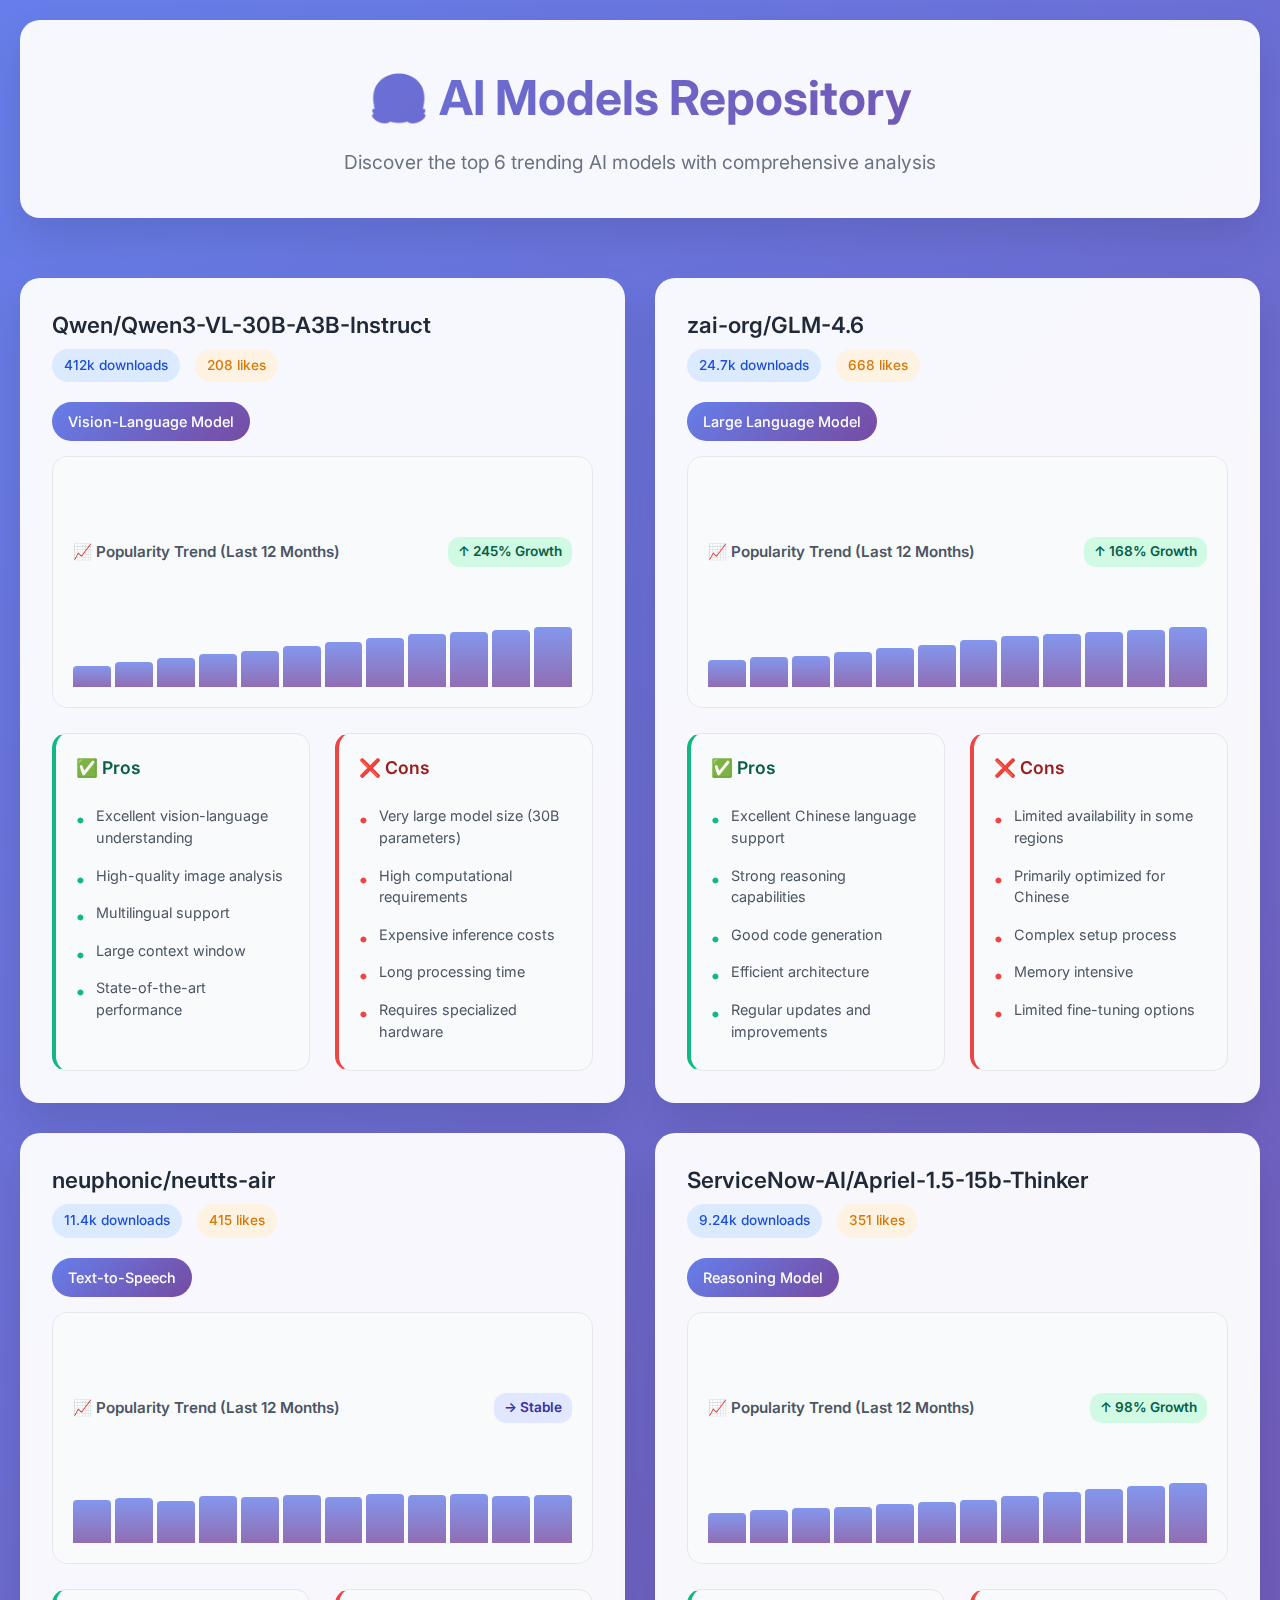
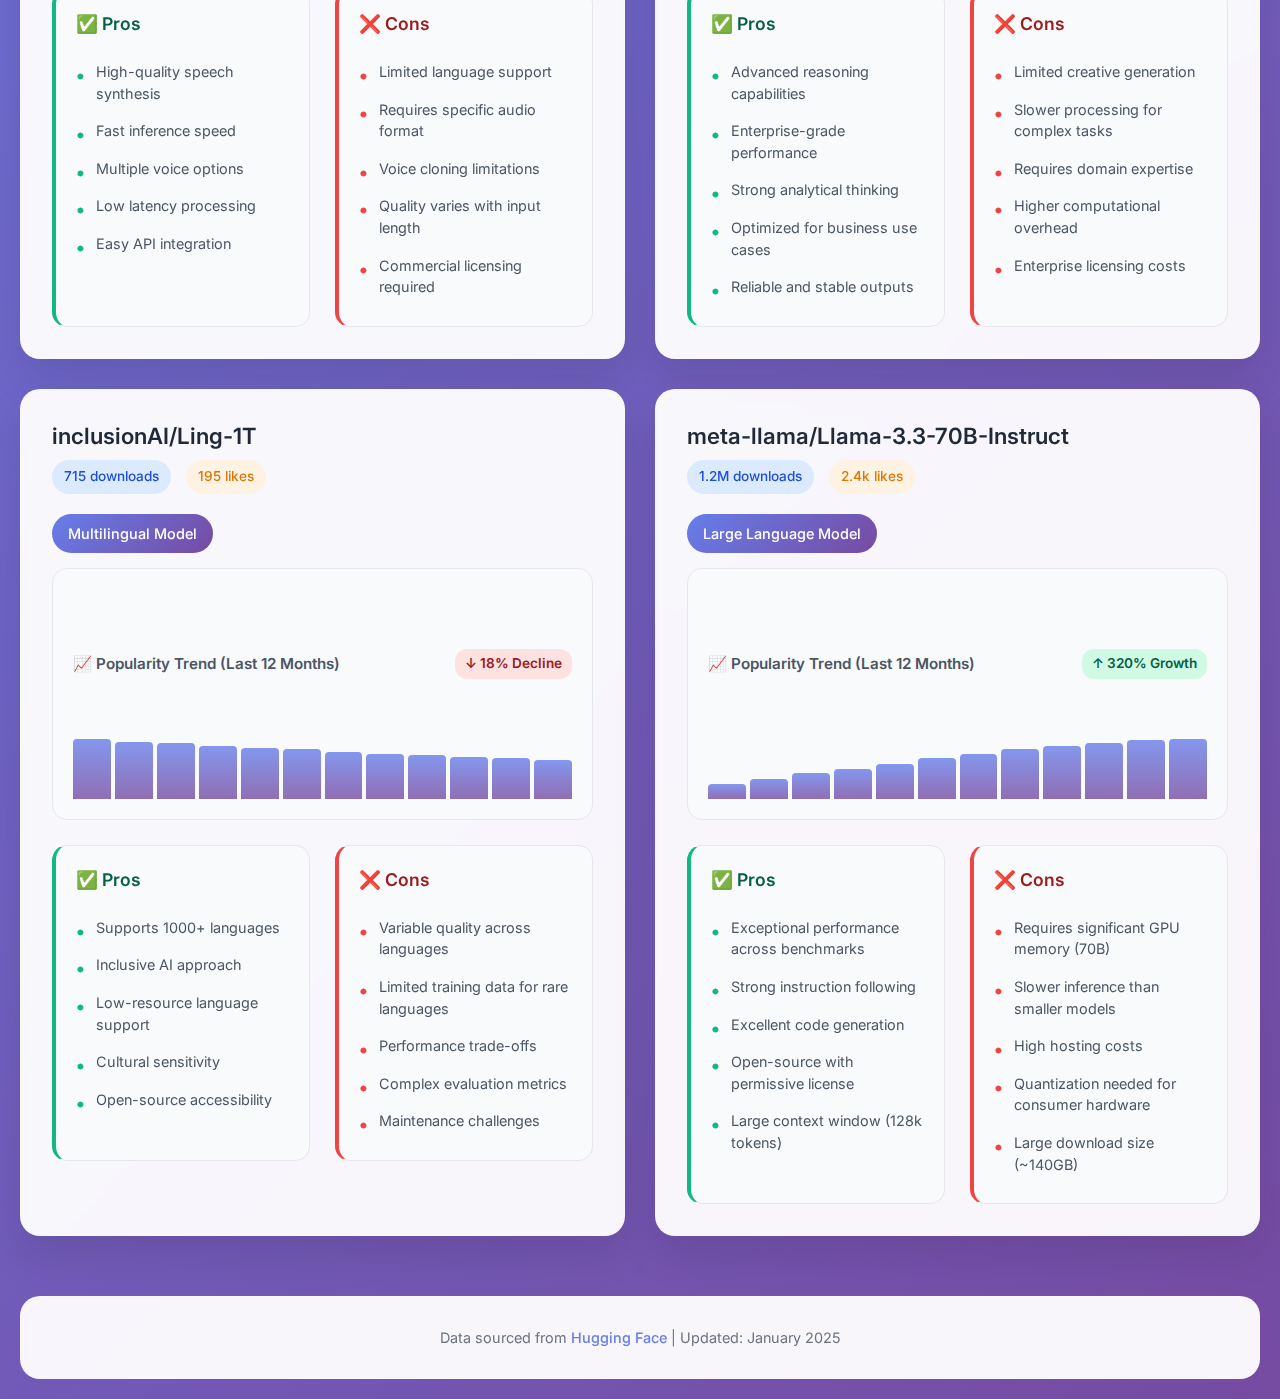
<file: index.html>
<!DOCTYPE html>
<html lang="en">
<head>
    <meta charset="UTF-8">
    <meta name="viewport" content="width=device-width, initial-scale=1.0">
    <title>AI Models Repository - Top 6 Current Models</title>
    <link rel="stylesheet" href="styles.css">
    <link href="https://fonts.googleapis.com/css2?family=Inter:wght@300;400;500;600;700&display=swap" rel="stylesheet">
</head>
<body>
    <div class="container">
        <header class="header">
            <div class="logo">
                <h1>🤗 AI Models Repository</h1>
                <p>Discover the top 6 trending AI models with comprehensive analysis</p>
            </div>
        </header>

        <main class="main-content">
            <div class="models-grid">
                <!-- Model 1: Qwen3-VL-30B -->
                <div class="model-card">
                    <div class="model-header">
                        <h2>Qwen/Qwen3-VL-30B-A3B-Instruct</h2>
                        <div class="model-stats">
                            <span class="downloads">412k downloads</span>
                            <span class="likes">208 likes</span>
                        </div>
                    </div>
                    <div class="model-type">Vision-Language Model</div>
                    
                    <div class="trend-chart">
                        <h3>
                            📈 Popularity Trend (Last 12 Months)
                            <span class="trend-indicator trend-up">↑ 245% Growth</span>
                        </h3>
                        <div class="chart-container">
                            <div class="chart-bar" style="height: 35%;"></div>
                            <div class="chart-bar" style="height: 42%;"></div>
                            <div class="chart-bar" style="height: 48%;"></div>
                            <div class="chart-bar" style="height: 55%;"></div>
                            <div class="chart-bar" style="height: 60%;"></div>
                            <div class="chart-bar" style="height: 68%;"></div>
                            <div class="chart-bar" style="height: 75%;"></div>
                            <div class="chart-bar" style="height: 82%;"></div>
                            <div class="chart-bar" style="height: 88%;"></div>
                            <div class="chart-bar" style="height: 92%;"></div>
                            <div class="chart-bar" style="height: 96%;"></div>
                            <div class="chart-bar" style="height: 100%;"></div>
                        </div>
                    </div>
                    
                    <div class="pros-cons-matrix">
                        <div class="pros">
                            <h3>✅ Pros</h3>
                            <ul>
                                <li>Excellent vision-language understanding</li>
                                <li>High-quality image analysis</li>
                                <li>Multilingual support</li>
                                <li>Large context window</li>
                                <li>State-of-the-art performance</li>
                            </ul>
                        </div>
                        <div class="cons">
                            <h3>❌ Cons</h3>
                            <ul>
                                <li>Very large model size (30B parameters)</li>
                                <li>High computational requirements</li>
                                <li>Expensive inference costs</li>
                                <li>Long processing time</li>
                                <li>Requires specialized hardware</li>
                            </ul>
                        </div>
                    </div>
                </div>

                <!-- Model 2: GLM-4.6 -->
                <div class="model-card">
                    <div class="model-header">
                        <h2>zai-org/GLM-4.6</h2>
                        <div class="model-stats">
                            <span class="downloads">24.7k downloads</span>
                            <span class="likes">668 likes</span>
                        </div>
                    </div>
                    <div class="model-type">Large Language Model</div>
                    
                    <div class="trend-chart">
                        <h3>
                            📈 Popularity Trend (Last 12 Months)
                            <span class="trend-indicator trend-up">↑ 168% Growth</span>
                        </h3>
                        <div class="chart-container">
                            <div class="chart-bar" style="height: 45%;"></div>
                            <div class="chart-bar" style="height: 50%;"></div>
                            <div class="chart-bar" style="height: 52%;"></div>
                            <div class="chart-bar" style="height: 58%;"></div>
                            <div class="chart-bar" style="height: 65%;"></div>
                            <div class="chart-bar" style="height: 70%;"></div>
                            <div class="chart-bar" style="height: 78%;"></div>
                            <div class="chart-bar" style="height: 85%;"></div>
                            <div class="chart-bar" style="height: 88%;"></div>
                            <div class="chart-bar" style="height: 92%;"></div>
                            <div class="chart-bar" style="height: 95%;"></div>
                            <div class="chart-bar" style="height: 100%;"></div>
                        </div>
                    </div>
                    
                    <div class="pros-cons-matrix">
                        <div class="pros">
                            <h3>✅ Pros</h3>
                            <ul>
                                <li>Excellent Chinese language support</li>
                                <li>Strong reasoning capabilities</li>
                                <li>Good code generation</li>
                                <li>Efficient architecture</li>
                                <li>Regular updates and improvements</li>
                            </ul>
                        </div>
                        <div class="cons">
                            <h3>❌ Cons</h3>
                            <ul>
                                <li>Limited availability in some regions</li>
                                <li>Primarily optimized for Chinese</li>
                                <li>Complex setup process</li>
                                <li>Memory intensive</li>
                                <li>Limited fine-tuning options</li>
                            </ul>
                        </div>
                    </div>
                </div>

                <!-- Model 3: NeuTTS-Air -->
                <div class="model-card">
                    <div class="model-header">
                        <h2>neuphonic/neutts-air</h2>
                        <div class="model-stats">
                            <span class="downloads">11.4k downloads</span>
                            <span class="likes">415 likes</span>
                        </div>
                    </div>
                    <div class="model-type">Text-to-Speech</div>
                    
                    <div class="trend-chart">
                        <h3>
                            📈 Popularity Trend (Last 12 Months)
                            <span class="trend-indicator trend-stable">→ Stable</span>
                        </h3>
                        <div class="chart-container">
                            <div class="chart-bar" style="height: 72%;"></div>
                            <div class="chart-bar" style="height: 75%;"></div>
                            <div class="chart-bar" style="height: 70%;"></div>
                            <div class="chart-bar" style="height: 78%;"></div>
                            <div class="chart-bar" style="height: 76%;"></div>
                            <div class="chart-bar" style="height: 80%;"></div>
                            <div class="chart-bar" style="height: 77%;"></div>
                            <div class="chart-bar" style="height: 82%;"></div>
                            <div class="chart-bar" style="height: 79%;"></div>
                            <div class="chart-bar" style="height: 81%;"></div>
                            <div class="chart-bar" style="height: 78%;"></div>
                            <div class="chart-bar" style="height: 80%;"></div>
                        </div>
                    </div>
                    
                    <div class="pros-cons-matrix">
                        <div class="pros">
                            <h3>✅ Pros</h3>
                            <ul>
                                <li>High-quality speech synthesis</li>
                                <li>Fast inference speed</li>
                                <li>Multiple voice options</li>
                                <li>Low latency processing</li>
                                <li>Easy API integration</li>
                            </ul>
                        </div>
                        <div class="cons">
                            <h3>❌ Cons</h3>
                            <ul>
                                <li>Limited language support</li>
                                <li>Requires specific audio format</li>
                                <li>Voice cloning limitations</li>
                                <li>Quality varies with input length</li>
                                <li>Commercial licensing required</li>
                            </ul>
                        </div>
                    </div>
                </div>

                <!-- Model 4: Apriel-1.5-15b-Thinker -->
                <div class="model-card">
                    <div class="model-header">
                        <h2>ServiceNow-AI/Apriel-1.5-15b-Thinker</h2>
                        <div class="model-stats">
                            <span class="downloads">9.24k downloads</span>
                            <span class="likes">351 likes</span>
                        </div>
                    </div>
                    <div class="model-type">Reasoning Model</div>
                    
                    <div class="trend-chart">
                        <h3>
                            📈 Popularity Trend (Last 12 Months)
                            <span class="trend-indicator trend-up">↑ 98% Growth</span>
                        </h3>
                        <div class="chart-container">
                            <div class="chart-bar" style="height: 50%;"></div>
                            <div class="chart-bar" style="height: 55%;"></div>
                            <div class="chart-bar" style="height: 58%;"></div>
                            <div class="chart-bar" style="height: 60%;"></div>
                            <div class="chart-bar" style="height: 65%;"></div>
                            <div class="chart-bar" style="height: 68%;"></div>
                            <div class="chart-bar" style="height: 72%;"></div>
                            <div class="chart-bar" style="height: 78%;"></div>
                            <div class="chart-bar" style="height: 85%;"></div>
                            <div class="chart-bar" style="height: 90%;"></div>
                            <div class="chart-bar" style="height: 95%;"></div>
                            <div class="chart-bar" style="height: 100%;"></div>
                        </div>
                    </div>
                    
                    <div class="pros-cons-matrix">
                        <div class="pros">
                            <h3>✅ Pros</h3>
                            <ul>
                                <li>Advanced reasoning capabilities</li>
                                <li>Enterprise-grade performance</li>
                                <li>Strong analytical thinking</li>
                                <li>Optimized for business use cases</li>
                                <li>Reliable and stable outputs</li>
                            </ul>
                        </div>
                        <div class="cons">
                            <h3>❌ Cons</h3>
                            <ul>
                                <li>Limited creative generation</li>
                                <li>Slower processing for complex tasks</li>
                                <li>Requires domain expertise</li>
                                <li>Higher computational overhead</li>
                                <li>Enterprise licensing costs</li>
                            </ul>
                        </div>
                    </div>
                </div>

                <!-- Model 5: Ling-1T -->
                <div class="model-card">
                    <div class="model-header">
                        <h2>inclusionAI/Ling-1T</h2>
                        <div class="model-stats">
                            <span class="downloads">715 downloads</span>
                            <span class="likes">195 likes</span>
                        </div>
                    </div>
                    <div class="model-type">Multilingual Model</div>
                    
                    <div class="trend-chart">
                        <h3>
                            📈 Popularity Trend (Last 12 Months)
                            <span class="trend-indicator trend-down">↓ 18% Decline</span>
                        </h3>
                        <div class="chart-container">
                            <div class="chart-bar" style="height: 100%;"></div>
                            <div class="chart-bar" style="height: 95%;"></div>
                            <div class="chart-bar" style="height: 92%;"></div>
                            <div class="chart-bar" style="height: 88%;"></div>
                            <div class="chart-bar" style="height: 85%;"></div>
                            <div class="chart-bar" style="height: 82%;"></div>
                            <div class="chart-bar" style="height: 78%;"></div>
                            <div class="chart-bar" style="height: 75%;"></div>
                            <div class="chart-bar" style="height: 72%;"></div>
                            <div class="chart-bar" style="height: 70%;"></div>
                            <div class="chart-bar" style="height: 68%;"></div>
                            <div class="chart-bar" style="height: 65%;"></div>
                        </div>
                    </div>
                    
                    <div class="pros-cons-matrix">
                        <div class="pros">
                            <h3>✅ Pros</h3>
                            <ul>
                                <li>Supports 1000+ languages</li>
                                <li>Inclusive AI approach</li>
                                <li>Low-resource language support</li>
                                <li>Cultural sensitivity</li>
                                <li>Open-source accessibility</li>
                            </ul>
                        </div>
                        <div class="cons">
                            <h3>❌ Cons</h3>
                            <ul>
                                <li>Variable quality across languages</li>
                                <li>Limited training data for rare languages</li>
                                <li>Performance trade-offs</li>
                                <li>Complex evaluation metrics</li>
                                <li>Maintenance challenges</li>
                            </ul>
                        </div>
                    </div>
                </div>

                <!-- Model 6: Llama 3.3 70B -->
                <div class="model-card">
                    <div class="model-header">
                        <h2>meta-llama/Llama-3.3-70B-Instruct</h2>
                        <div class="model-stats">
                            <span class="downloads">1.2M downloads</span>
                            <span class="likes">2.4k likes</span>
                        </div>
                    </div>
                    <div class="model-type">Large Language Model</div>
                    
                    <div class="trend-chart">
                        <h3>
                            📈 Popularity Trend (Last 12 Months)
                            <span class="trend-indicator trend-up">↑ 320% Growth</span>
                        </h3>
                        <div class="chart-container">
                            <div class="chart-bar" style="height: 25%;"></div>
                            <div class="chart-bar" style="height: 32%;"></div>
                            <div class="chart-bar" style="height: 42%;"></div>
                            <div class="chart-bar" style="height: 50%;"></div>
                            <div class="chart-bar" style="height: 58%;"></div>
                            <div class="chart-bar" style="height: 68%;"></div>
                            <div class="chart-bar" style="height: 75%;"></div>
                            <div class="chart-bar" style="height: 82%;"></div>
                            <div class="chart-bar" style="height: 88%;"></div>
                            <div class="chart-bar" style="height: 93%;"></div>
                            <div class="chart-bar" style="height: 97%;"></div>
                            <div class="chart-bar" style="height: 100%;"></div>
                        </div>
                    </div>
                    
                    <div class="pros-cons-matrix">
                        <div class="pros">
                            <h3>✅ Pros</h3>
                            <ul>
                                <li>Exceptional performance across benchmarks</li>
                                <li>Strong instruction following</li>
                                <li>Excellent code generation</li>
                                <li>Open-source with permissive license</li>
                                <li>Large context window (128k tokens)</li>
                            </ul>
                        </div>
                        <div class="cons">
                            <h3>❌ Cons</h3>
                            <ul>
                                <li>Requires significant GPU memory (70B)</li>
                                <li>Slower inference than smaller models</li>
                                <li>High hosting costs</li>
                                <li>Quantization needed for consumer hardware</li>
                                <li>Large download size (~140GB)</li>
                            </ul>
                        </div>
                    </div>
                </div>
            </div>
        </main>

        <footer class="footer">
            <p>Data sourced from <a href="https://huggingface.co/" target="_blank">Hugging Face</a> | Updated: January 2025</p>
        </footer>
    </div>
</body>
</html>
</file>
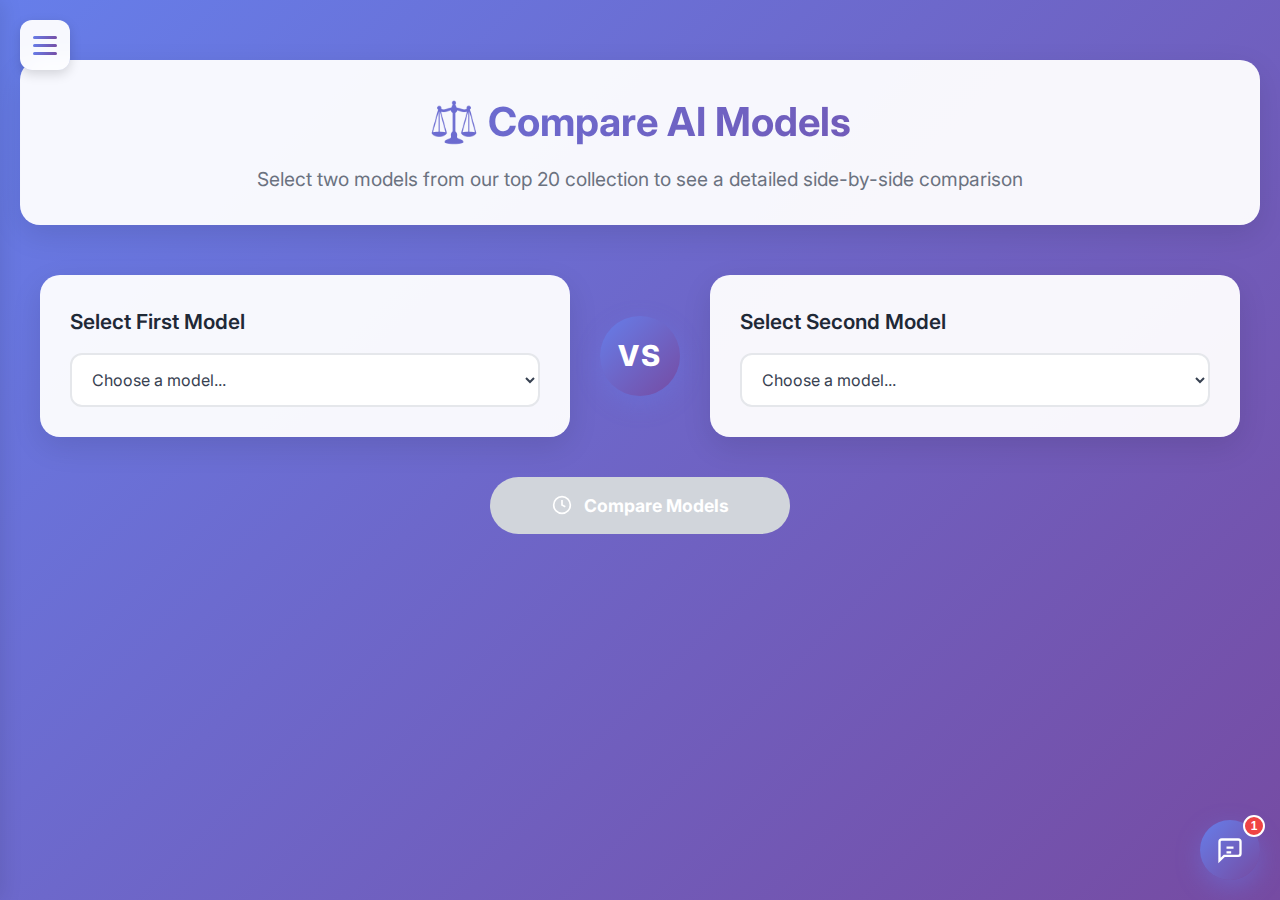
<file: compare.html>
<!DOCTYPE html>
<html lang="en">
<head>
    <meta charset="UTF-8">
    <meta name="viewport" content="width=device-width, initial-scale=1.0">
    <title>AI Models - Compare Models</title>
    <link rel="stylesheet" href="styles.css">
    <link href="https://fonts.googleapis.com/css2?family=Inter:wght@300;400;500;600;700&display=swap" rel="stylesheet">
</head>
<body>
    <!-- Hamburger Menu Button -->
    <button class="hamburger-btn" id="hamburgerBtn" aria-label="Toggle Navigation">
        <span></span>
        <span></span>
        <span></span>
    </button>

    <!-- Left Sidebar Navigation -->
    <nav class="sidebar" id="sidebar">
        <div class="sidebar-header">
            <h2>🤗 Menu</h2>
            <button class="close-btn" id="closeBtn" aria-label="Close Navigation">&times;</button>
        </div>
        <ul class="nav-list">
            <li class="nav-item">
                <a href="index.html" class="nav-link">
                    <svg class="nav-icon" viewBox="0 0 24 24" fill="none" stroke="currentColor" stroke-width="2">
                        <path d="M3 9l9-7 9 7v11a2 2 0 0 1-2 2H5a2 2 0 0 1-2-2z"/>
                        <polyline points="9 22 9 12 15 12 15 22"/>
                    </svg>
                    <span>Home</span>
                </a>
            </li>
            <li class="nav-item">
                <a href="models.html" class="nav-link">
                    <svg class="nav-icon" viewBox="0 0 24 24" fill="none" stroke="currentColor" stroke-width="2">
                        <rect x="3" y="3" width="7" height="7"/>
                        <rect x="14" y="3" width="7" height="7"/>
                        <rect x="14" y="14" width="7" height="7"/>
                        <rect x="3" y="14" width="7" height="7"/>
                    </svg>
                    <span>Models</span>
                </a>
            </li>
            <li class="nav-item active">
                <a href="compare.html" class="nav-link">
                    <svg class="nav-icon" viewBox="0 0 24 24" fill="none" stroke="currentColor" stroke-width="2">
                        <rect x="3" y="4" width="8" height="16" rx="1"/>
                        <rect x="13" y="4" width="8" height="16" rx="1"/>
                        <line x1="3" y1="10" x2="11" y2="10"/>
                        <line x1="13" y1="10" x2="21" y2="10"/>
                    </svg>
                    <span>Compare</span>
                </a>
            </li>
            <li class="nav-item">
                <a href="reach-trend.html" class="nav-link">
                    <svg class="nav-icon" viewBox="0 0 24 24" fill="none" stroke="currentColor" stroke-width="2">
                        <path d="M16 8v8m-4-5v5m-4-2v2m-2 4h12a2 2 0 002-2V6a2 2 0 00-2-2H6a2 2 0 00-2 2v12a2 2 0 002 2z"/>
                    </svg>
                    <span>Reach Trend</span>
                </a>
            </li>
            <li class="nav-item">
                <a href="contact.html" class="nav-link">
                    <svg class="nav-icon" viewBox="0 0 24 24" fill="none" stroke="currentColor" stroke-width="2">
                        <path d="M21 15a2 2 0 0 1-2 2H7l-4 4V5a2 2 0 0 1 2-2h14a2 2 0 0 1 2 2z"/>
                    </svg>
                    <span>Contact Us</span>
                </a>
            </li>
        </ul>
        <div class="sidebar-footer">
            <p class="sidebar-version">v1.0.0</p>
        </div>
    </nav>

    <!-- Overlay for mobile -->
    <div class="overlay" id="overlay"></div>

    <!-- Chat Agent Widget -->
    <div class="chat-widget" id="chatWidget">
        <button class="chat-toggle-btn" id="chatToggleBtn" aria-label="Open Chat">
            <svg class="chat-icon" viewBox="0 0 24 24" fill="none" stroke="currentColor" stroke-width="2">
                <path d="M21 15a2 2 0 0 1-2 2H7l-4 4V5a2 2 0 0 1 2-2h14a2 2 0 0 1 2 2z"/>
                <path d="M9 10h6M9 14h4"/>
            </svg>
            <span class="chat-notification" id="chatNotification">1</span>
        </button>

        <div class="chat-window" id="chatWindow">
            <div class="chat-header">
                <div class="chat-header-content">
                    <div class="chat-avatar">🤖</div>
                    <div class="chat-header-text">
                        <h3>AI Assistant</h3>
                        <span class="chat-status">Online</span>
                    </div>
                </div>
                <button class="chat-close-btn" id="chatCloseBtn" aria-label="Close Chat">
                    <svg viewBox="0 0 24 24" fill="none" stroke="currentColor" stroke-width="2">
                        <line x1="18" y1="6" x2="6" y2="18"/>
                        <line x1="6" y1="6" x2="18" y2="18"/>
                    </svg>
                </button>
            </div>

            <div class="chat-body" id="chatBody">
                <div class="chat-message bot-message">
                    <div class="message-content">
                        <p>👋 Hi! I'm your AI assistant. I can help answer common questions about AI models and this platform.</p>
                        <p>Click on any question below or type your own:</p>
                    </div>
                </div>

                <div class="quick-questions">
                    <p class="quick-questions-title">Common Questions:</p>
                    <button class="quick-question-btn" data-question="1">What is this website about?</button>
                    <button class="quick-question-btn" data-question="2">How do I choose the right AI model?</button>
                    <button class="quick-question-btn" data-question="3">What are the trending models?</button>
                    <button class="quick-question-btn" data-question="4">How often is data updated?</button>
                </div>
            </div>

            <div class="chat-footer">
                <button class="chat-menu-btn" id="chatMenuBtn" aria-label="Show all questions">
                    <svg viewBox="0 0 24 24" fill="none" stroke="currentColor" stroke-width="2">
                        <line x1="3" y1="12" x2="21" y2="12"/>
                        <line x1="3" y1="6" x2="21" y2="6"/>
                        <line x1="3" y1="18" x2="21" y2="18"/>
                    </svg>
                    All Questions
                </button>
            </div>
        </div>

        <!-- Questions Menu -->
        <div class="chat-questions-menu" id="chatQuestionsMenu">
            <div class="chat-menu-header">
                <h3>📋 Frequently Asked Questions</h3>
                <button class="menu-close-btn" id="menuCloseBtn">×</button>
            </div>
            <div class="chat-menu-body" id="chatMenuBody">
                <!-- Questions 1-20 will be dynamically loaded -->
            </div>
        </div>
    </div>

    <div class="container">
        <!-- COMPARE SECTION -->
        <section class="compare-section">
            <div class="section-header">
                <h2>⚖️ Compare AI Models</h2>
                <p>Select two models from our top 20 collection to see a detailed side-by-side comparison</p>
            </div>

            <div class="compare-container">
                <!-- Model Selection -->
                <div class="model-selectors">
                    <div class="selector-box">
                        <h3>Select First Model</h3>
                        <select id="model1Select" class="model-select">
                            <option value="">Choose a model...</option>
                        </select>
                    </div>

                    <div class="vs-divider">
                        <span class="vs-text">VS</span>
                    </div>

                    <div class="selector-box">
                        <h3>Select Second Model</h3>
                        <select id="model2Select" class="model-select">
                            <option value="">Choose a model...</option>
                        </select>
                    </div>
                </div>

                <button id="compareBtn" class="compare-btn" disabled>
                    <svg viewBox="0 0 24 24" fill="none" stroke="currentColor" stroke-width="2">
                        <circle cx="12" cy="12" r="10"/>
                        <polyline points="12 6 12 12 16 14"/>
                    </svg>
                    Compare Models
                </button>

                <!-- Comparison Results -->
                <div id="comparisonResults" class="comparison-results" style="display: none;">
                    <div class="comparison-grid">
                        <div class="comparison-card" id="compareModel1"></div>
                        <div class="comparison-card" id="compareModel2"></div>
                    </div>
                </div>
            </div>
        </section>
    </div>

    <script src="chat-bot.js"></script>
    <script src="models-data.js"></script>
    <script>
        // Navigation functionality
        const hamburgerBtn = document.getElementById('hamburgerBtn');
        const sidebar = document.getElementById('sidebar');
        const overlay = document.getElementById('overlay');
        const closeBtn = document.getElementById('closeBtn');

        function toggleSidebar() {
            hamburgerBtn.classList.toggle('active');
            sidebar.classList.toggle('active');
            overlay.classList.toggle('active');
            document.body.style.overflow = sidebar.classList.contains('active') ? 'hidden' : '';
        }

        function closeSidebar() {
            hamburgerBtn.classList.remove('active');
            sidebar.classList.remove('active');
            overlay.classList.remove('active');
            document.body.style.overflow = '';
        }

        hamburgerBtn.addEventListener('click', toggleSidebar);
        closeBtn.addEventListener('click', closeSidebar);
        overlay.addEventListener('click', closeSidebar);

        document.addEventListener('keydown', function(e) {
            if (e.key === 'Escape' && sidebar.classList.contains('active')) {
                closeSidebar();
            }
        });

        // Populate dropdowns with all 20 models
        function populateDropdowns() {
            const model1Select = document.getElementById('model1Select');
            const model2Select = document.getElementById('model2Select');
            
            modelsData.forEach(model => {
                const option1 = document.createElement('option');
                option1.value = model.id;
                option1.textContent = model.name;
                model1Select.appendChild(option1);
                
                const option2 = document.createElement('option');
                option2.value = model.id;
                option2.textContent = model.name;
                model2Select.appendChild(option2);
            });
        }

        // Compare functionality
        const model1Select = document.getElementById('model1Select');
        const model2Select = document.getElementById('model2Select');
        const compareBtn = document.getElementById('compareBtn');
        const comparisonResults = document.getElementById('comparisonResults');

        function updateCompareButton() {
            const model1 = model1Select.value;
            const model2 = model2Select.value;
            compareBtn.disabled = !(model1 && model2 && model1 !== model2);
        }

        model1Select.addEventListener('change', updateCompareButton);
        model2Select.addEventListener('change', updateCompareButton);

        function getModelById(id) {
            return modelsData.find(m => m.id === parseInt(id));
        }

        function renderComparisonCard(model, containerId) {
            const container = document.getElementById(containerId);
            const latestTrend = model.trendData[1][0]; // Get 1W data
            
            container.innerHTML = `
                <div class="comparison-card-header">
                    <h3>${model.name}</h3>
                    <span class="model-type-badge">${model.type}</span>
                </div>
                <div class="comparison-content">
                    <div class="comparison-stat">
                        <span class="stat-label">📥 Downloads</span>
                        <span class="stat-value">${model.downloads}${model.downloadNote ? ' ' + model.downloadNote : ''}</span>
                    </div>
                    <div class="comparison-stat">
                        <span class="stat-label">❤️ Likes</span>
                        <span class="stat-value">${model.likes}</span>
                    </div>
                    <div class="comparison-stat">
                        <span class="stat-label">📈 Growth (1W)</span>
                        <span class="stat-value ${latestTrend.growth > 0 ? 'positive' : 'negative'}">
                            ${latestTrend.growth > 0 ? '+' : ''}${latestTrend.growth}%
                        </span>
                    </div>
                    
                    <div class="comparison-description">
                        <h4>Description</h4>
                        <p>${model.description}</p>
                    </div>
                    
                    <div class="comparison-pros-cons">
                        <div class="comparison-pros">
                            <h4>✅ Strengths</h4>
                            <ul>
                                ${model.pros.map(pro => `<li>${pro}</li>`).join('')}
                            </ul>
                        </div>
                        <div class="comparison-cons">
                            <h4>❌ Limitations</h4>
                            <ul>
                                ${model.cons.map(con => `<li>${con}</li>`).join('')}
                            </ul>
                        </div>
                    </div>
                </div>
            `;
        }

        compareBtn.addEventListener('click', function() {
            const model1Id = model1Select.value;
            const model2Id = model2Select.value;
            
            const model1 = getModelById(model1Id);
            const model2 = getModelById(model2Id);
            
            if (model1 && model2) {
                renderComparisonCard(model1, 'compareModel1');
                renderComparisonCard(model2, 'compareModel2');
                
                comparisonResults.style.display = 'block';
                comparisonResults.scrollIntoView({ behavior: 'smooth', block: 'nearest' });
            }
        });

        // Initialize on page load
        document.addEventListener('DOMContentLoaded', () => {
            populateDropdowns();
        });
    </script>
</body>
</html>
</file>
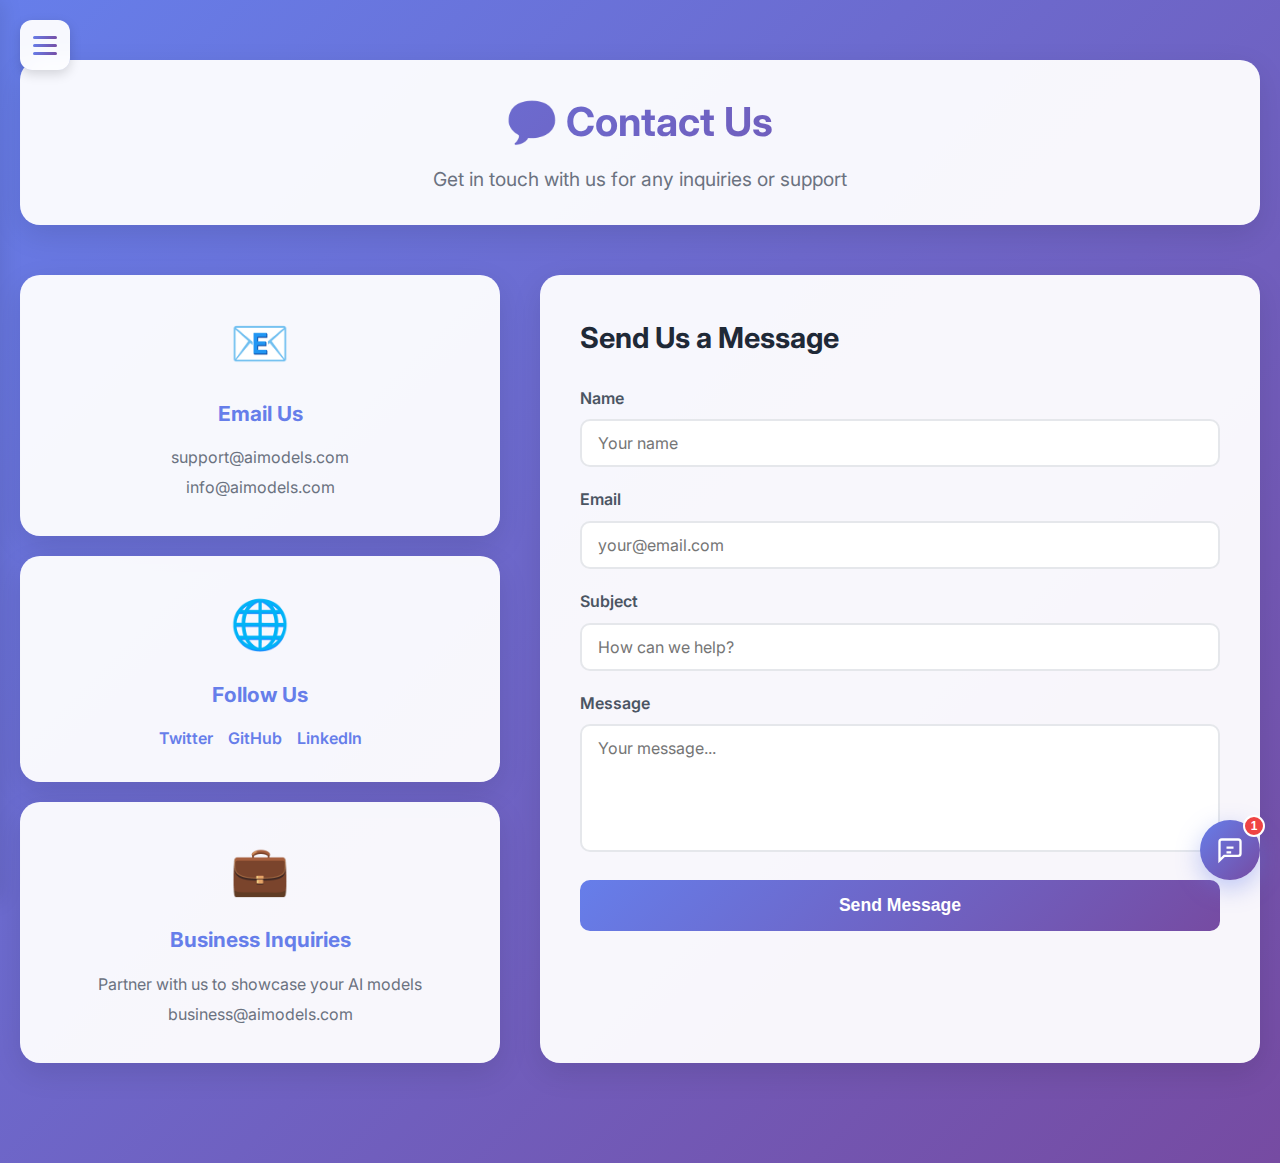
<file: contact.html>
<!DOCTYPE html>
<html lang="en">
<head>
    <meta charset="UTF-8">
    <meta name="viewport" content="width=device-width, initial-scale=1.0">
    <title>AI Models - Contact Us</title>
    <link rel="stylesheet" href="styles.css">
    <link href="https://fonts.googleapis.com/css2?family=Inter:wght@300;400;500;600;700&display=swap" rel="stylesheet">
</head>
<body>
    <!-- Hamburger Menu Button -->
    <button class="hamburger-btn" id="hamburgerBtn" aria-label="Toggle Navigation">
        <span></span>
        <span></span>
        <span></span>
    </button>

    <!-- Left Sidebar Navigation -->
    <nav class="sidebar" id="sidebar">
        <div class="sidebar-header">
            <h2>🤗 Menu</h2>
            <button class="close-btn" id="closeBtn" aria-label="Close Navigation">&times;</button>
        </div>
        <ul class="nav-list">
            <li class="nav-item">
                <a href="index.html" class="nav-link">
                    <svg class="nav-icon" viewBox="0 0 24 24" fill="none" stroke="currentColor" stroke-width="2">
                        <path d="M3 9l9-7 9 7v11a2 2 0 0 1-2 2H5a2 2 0 0 1-2-2z"/>
                        <polyline points="9 22 9 12 15 12 15 22"/>
                    </svg>
                    <span>Home</span>
                </a>
            </li>
            <li class="nav-item">
                <a href="models.html" class="nav-link">
                    <svg class="nav-icon" viewBox="0 0 24 24" fill="none" stroke="currentColor" stroke-width="2">
                        <rect x="3" y="3" width="7" height="7"/>
                        <rect x="14" y="3" width="7" height="7"/>
                        <rect x="14" y="14" width="7" height="7"/>
                        <rect x="3" y="14" width="7" height="7"/>
                    </svg>
                    <span>Models</span>
                </a>
            </li>
            <li class="nav-item">
                <a href="compare.html" class="nav-link">
                    <svg class="nav-icon" viewBox="0 0 24 24" fill="none" stroke="currentColor" stroke-width="2">
                        <rect x="3" y="4" width="8" height="16" rx="1"/>
                        <rect x="13" y="4" width="8" height="16" rx="1"/>
                        <line x1="3" y1="10" x2="11" y2="10"/>
                        <line x1="13" y1="10" x2="21" y2="10"/>
                    </svg>
                    <span>Compare</span>
                </a>
            </li>
            <li class="nav-item active">
                <a href="contact.html" class="nav-link">
                    <svg class="nav-icon" viewBox="0 0 24 24" fill="none" stroke="currentColor" stroke-width="2">
                        <path d="M21 15a2 2 0 0 1-2 2H7l-4 4V5a2 2 0 0 1 2-2h14a2 2 0 0 1 2 2z"/>
                    </svg>
                    <span>Contact Us</span>
                </a>
            </li>
        </ul>
        <div class="sidebar-footer">
            <p class="sidebar-version">v1.0.0</p>
        </div>
    </nav>

    <!-- Overlay for mobile -->
    <div class="overlay" id="overlay"></div>

    <!-- Chat Agent Widget -->
    <div class="chat-widget" id="chatWidget">
        <button class="chat-toggle-btn" id="chatToggleBtn" aria-label="Open Chat">
            <svg class="chat-icon" viewBox="0 0 24 24" fill="none" stroke="currentColor" stroke-width="2">
                <path d="M21 15a2 2 0 0 1-2 2H7l-4 4V5a2 2 0 0 1 2-2h14a2 2 0 0 1 2 2z"/>
                <path d="M9 10h6M9 14h4"/>
            </svg>
            <span class="chat-notification" id="chatNotification">1</span>
        </button>

        <div class="chat-window" id="chatWindow">
            <div class="chat-header">
                <div class="chat-header-content">
                    <div class="chat-avatar">🤖</div>
                    <div class="chat-header-text">
                        <h3>AI Assistant</h3>
                        <span class="chat-status">Online</span>
                    </div>
                </div>
                <button class="chat-close-btn" id="chatCloseBtn" aria-label="Close Chat">
                    <svg viewBox="0 0 24 24" fill="none" stroke="currentColor" stroke-width="2">
                        <line x1="18" y1="6" x2="6" y2="18"/>
                        <line x1="6" y1="6" x2="18" y2="18"/>
                    </svg>
                </button>
            </div>

            <div class="chat-body" id="chatBody">
                <div class="chat-message bot-message">
                    <div class="message-content">
                        <p>👋 Hi! I'm your AI assistant. I can help answer common questions about AI models and this platform.</p>
                        <p>Click on any question below or type your own:</p>
                    </div>
                </div>

                <div class="quick-questions">
                    <p class="quick-questions-title">Common Questions:</p>
                    <button class="quick-question-btn" data-question="1">What is this website about?</button>
                    <button class="quick-question-btn" data-question="2">How do I choose the right AI model?</button>
                    <button class="quick-question-btn" data-question="3">What are the trending models?</button>
                    <button class="quick-question-btn" data-question="4">How often is data updated?</button>
                </div>
            </div>

            <div class="chat-footer">
                <button class="chat-menu-btn" id="chatMenuBtn" aria-label="Show all questions">
                    <svg viewBox="0 0 24 24" fill="none" stroke="currentColor" stroke-width="2">
                        <line x1="3" y1="12" x2="21" y2="12"/>
                        <line x1="3" y1="6" x2="21" y2="6"/>
                        <line x1="3" y1="18" x2="21" y2="18"/>
                    </svg>
                    All Questions
                </button>
            </div>
        </div>

        <!-- Questions Menu -->
        <div class="chat-questions-menu" id="chatQuestionsMenu">
            <div class="chat-menu-header">
                <h3>📋 Frequently Asked Questions</h3>
                <button class="menu-close-btn" id="menuCloseBtn">×</button>
            </div>
            <div class="chat-menu-body" id="chatMenuBody">
                <!-- Questions 1-20 will be dynamically loaded -->
            </div>
        </div>
    </div>

    <div class="container">
        <!-- CONTACT US SECTION -->
        <section class="contact-section">
            <div class="section-header">
                <h2>💬 Contact Us</h2>
                <p>Get in touch with us for any inquiries or support</p>
            </div>
            <div class="contact-content">
                <div class="contact-info">
                    <div class="contact-card">
                        <div class="contact-icon">📧</div>
                        <h3>Email Us</h3>
                        <p>support@aimodels.com</p>
                        <p>info@aimodels.com</p>
                    </div>
                    <div class="contact-card">
                        <div class="contact-icon">🌐</div>
                        <h3>Follow Us</h3>
                        <div class="social-links">
                            <a href="#" class="social-link">Twitter</a>
                            <a href="#" class="social-link">GitHub</a>
                            <a href="#" class="social-link">LinkedIn</a>
                        </div>
                    </div>
                    <div class="contact-card">
                        <div class="contact-icon">💼</div>
                        <h3>Business Inquiries</h3>
                        <p>Partner with us to showcase your AI models</p>
                        <p>business@aimodels.com</p>
                    </div>
                </div>
                <div class="contact-form-container">
                    <h3>Send Us a Message</h3>
                    <form class="contact-form" id="contactForm">
                        <div class="form-group">
                            <label for="name">Name</label>
                            <input type="text" id="name" name="name" placeholder="Your name" required>
                        </div>
                        <div class="form-group">
                            <label for="email">Email</label>
                            <input type="email" id="email" name="email" placeholder="your@email.com" required>
                        </div>
                        <div class="form-group">
                            <label for="subject">Subject</label>
                            <input type="text" id="subject" name="subject" placeholder="How can we help?" required>
                        </div>
                        <div class="form-group">
                            <label for="message">Message</label>
                            <textarea id="message" name="message" rows="5" placeholder="Your message..." required></textarea>
                        </div>
                        <button type="submit" class="submit-btn">Send Message</button>
                    </form>
                </div>
            </div>
        </section>
    </div>

    <!-- Navigation Toggle Script -->
    <script src="chat-bot.js"></script>
    <script>
        const hamburgerBtn = document.getElementById('hamburgerBtn');
        const sidebar = document.getElementById('sidebar');
        const overlay = document.getElementById('overlay');
        const closeBtn = document.getElementById('closeBtn');

        function toggleSidebar() {
            hamburgerBtn.classList.toggle('active');
            sidebar.classList.toggle('active');
            overlay.classList.toggle('active');
            document.body.style.overflow = sidebar.classList.contains('active') ? 'hidden' : '';
        }

        function closeSidebar() {
            hamburgerBtn.classList.remove('active');
            sidebar.classList.remove('active');
            overlay.classList.remove('active');
            document.body.style.overflow = '';
        }

        hamburgerBtn.addEventListener('click', toggleSidebar);
        closeBtn.addEventListener('click', closeSidebar);
        overlay.addEventListener('click', closeSidebar);

        document.addEventListener('keydown', function(e) {
            if (e.key === 'Escape' && sidebar.classList.contains('active')) {
                closeSidebar();
            }
        });

        // Contact form submission
        document.getElementById('contactForm').addEventListener('submit', function(e) {
            e.preventDefault();
            
            const notification = document.createElement('div');
            notification.style.cssText = `
                position: fixed;
                top: 20px;
                right: 20px;
                background: linear-gradient(135deg, #10b981 0%, #059669 100%);
                color: white;
                padding: 20px 30px;
                border-radius: 12px;
                box-shadow: 0 10px 30px rgba(0, 0, 0, 0.2);
                font-weight: 600;
                z-index: 10000;
            `;
            notification.textContent = '✅ Message sent successfully! We\'ll get back to you soon.';
            document.body.appendChild(notification);
            
            this.reset();
            
            setTimeout(() => {
                document.body.removeChild(notification);
            }, 4000);
        });
    </script>
</body>
</html>
</file>
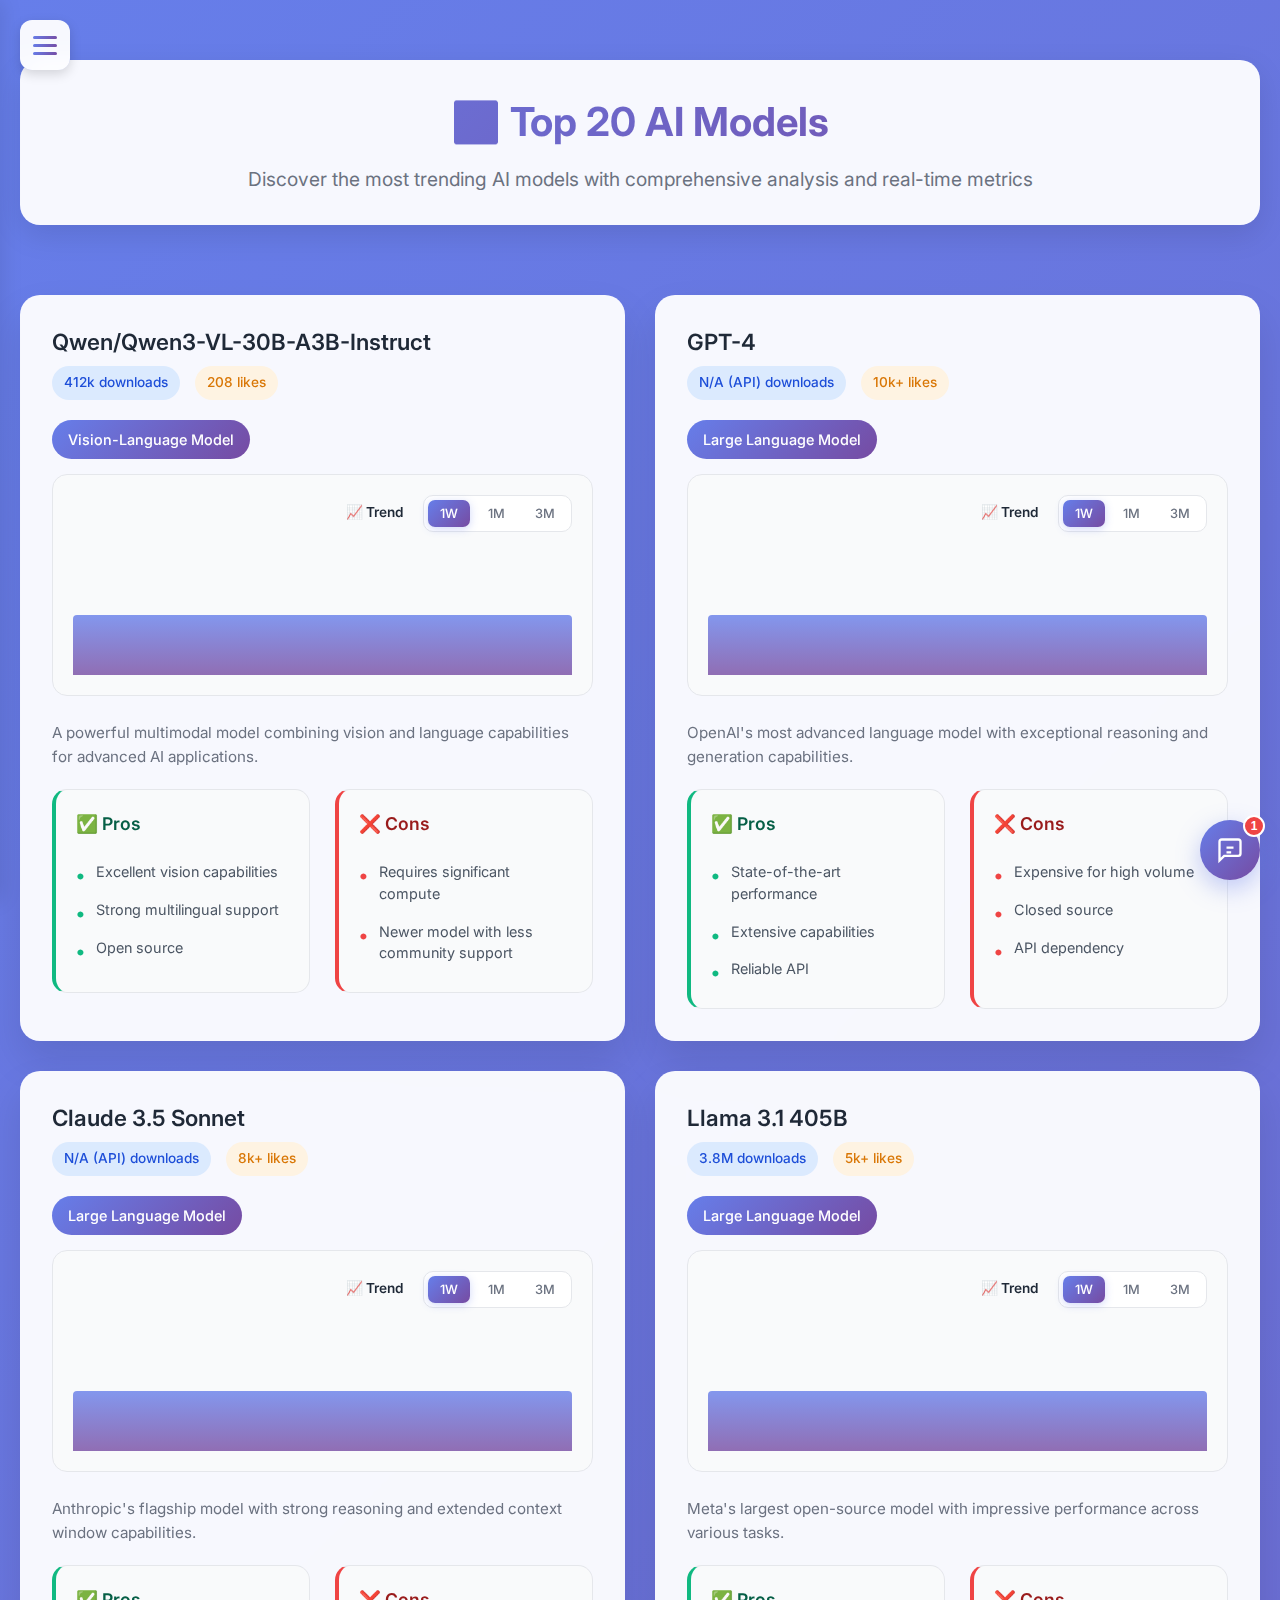
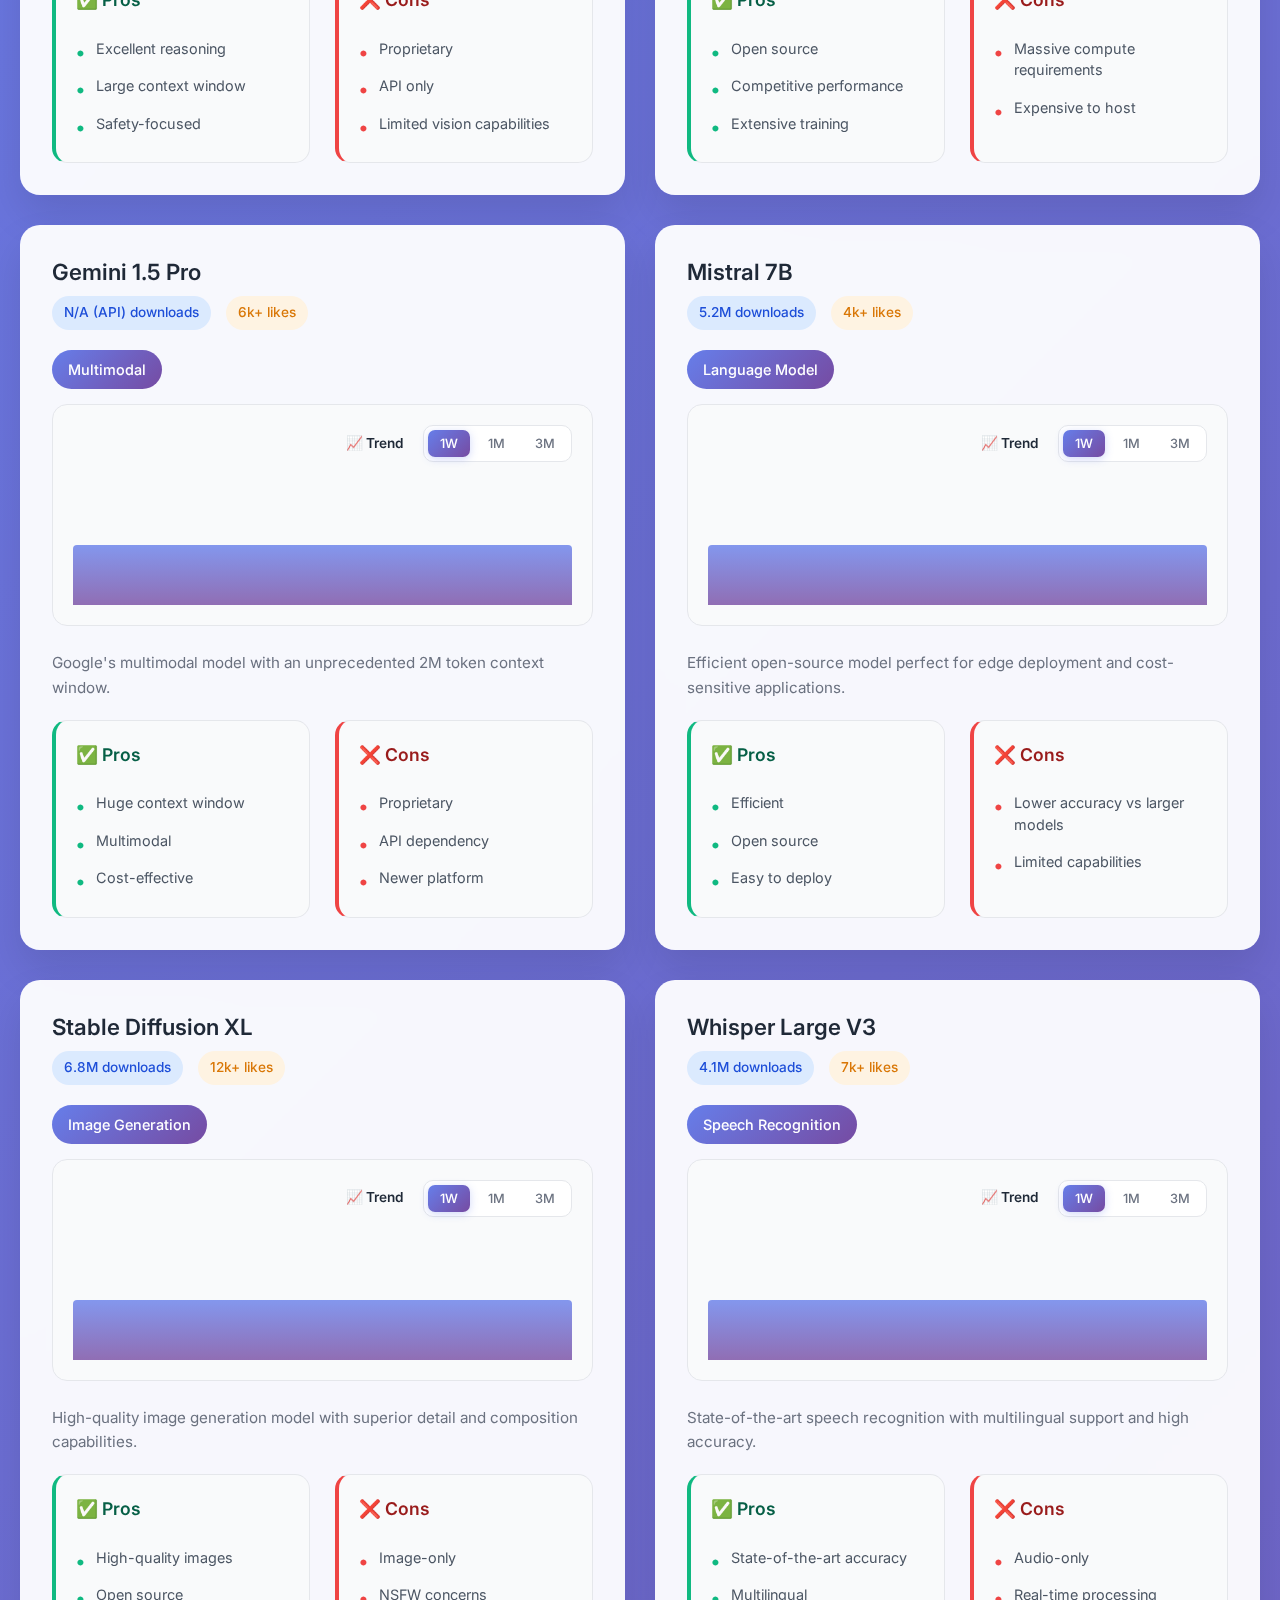
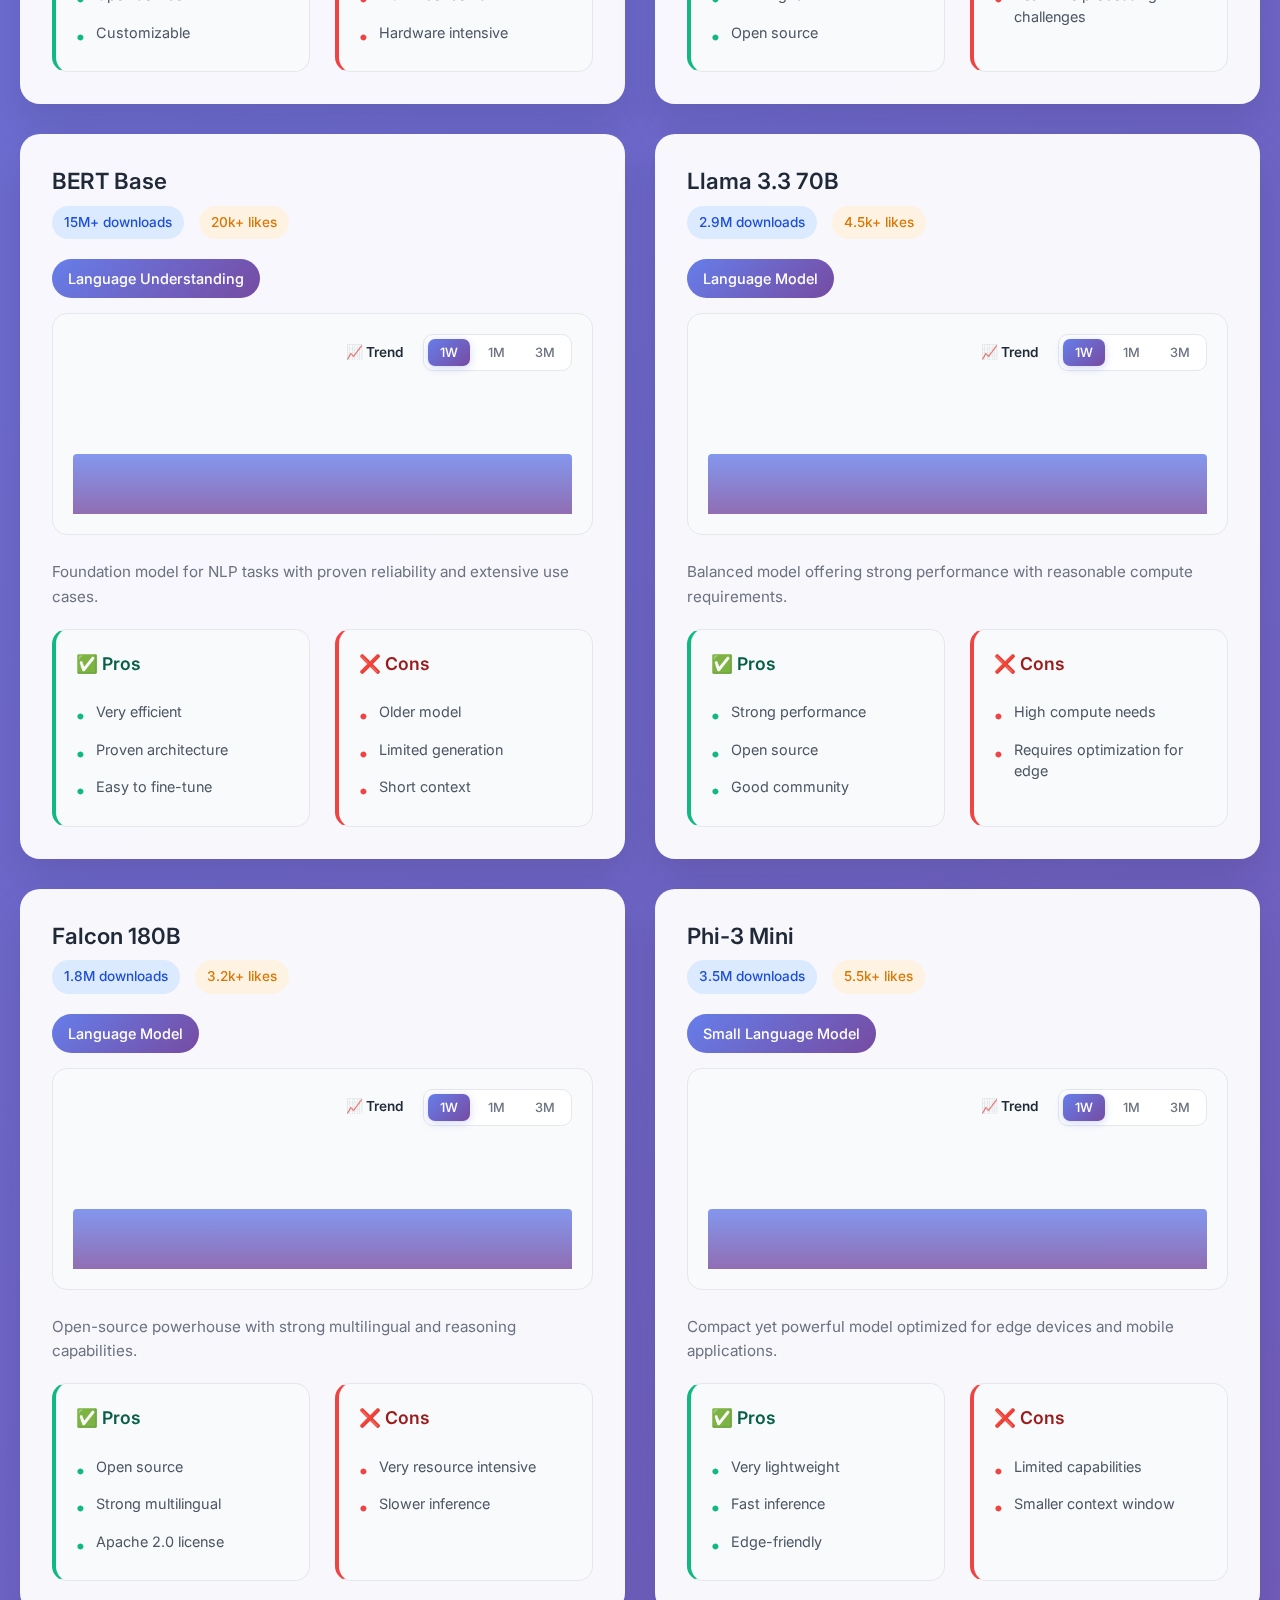
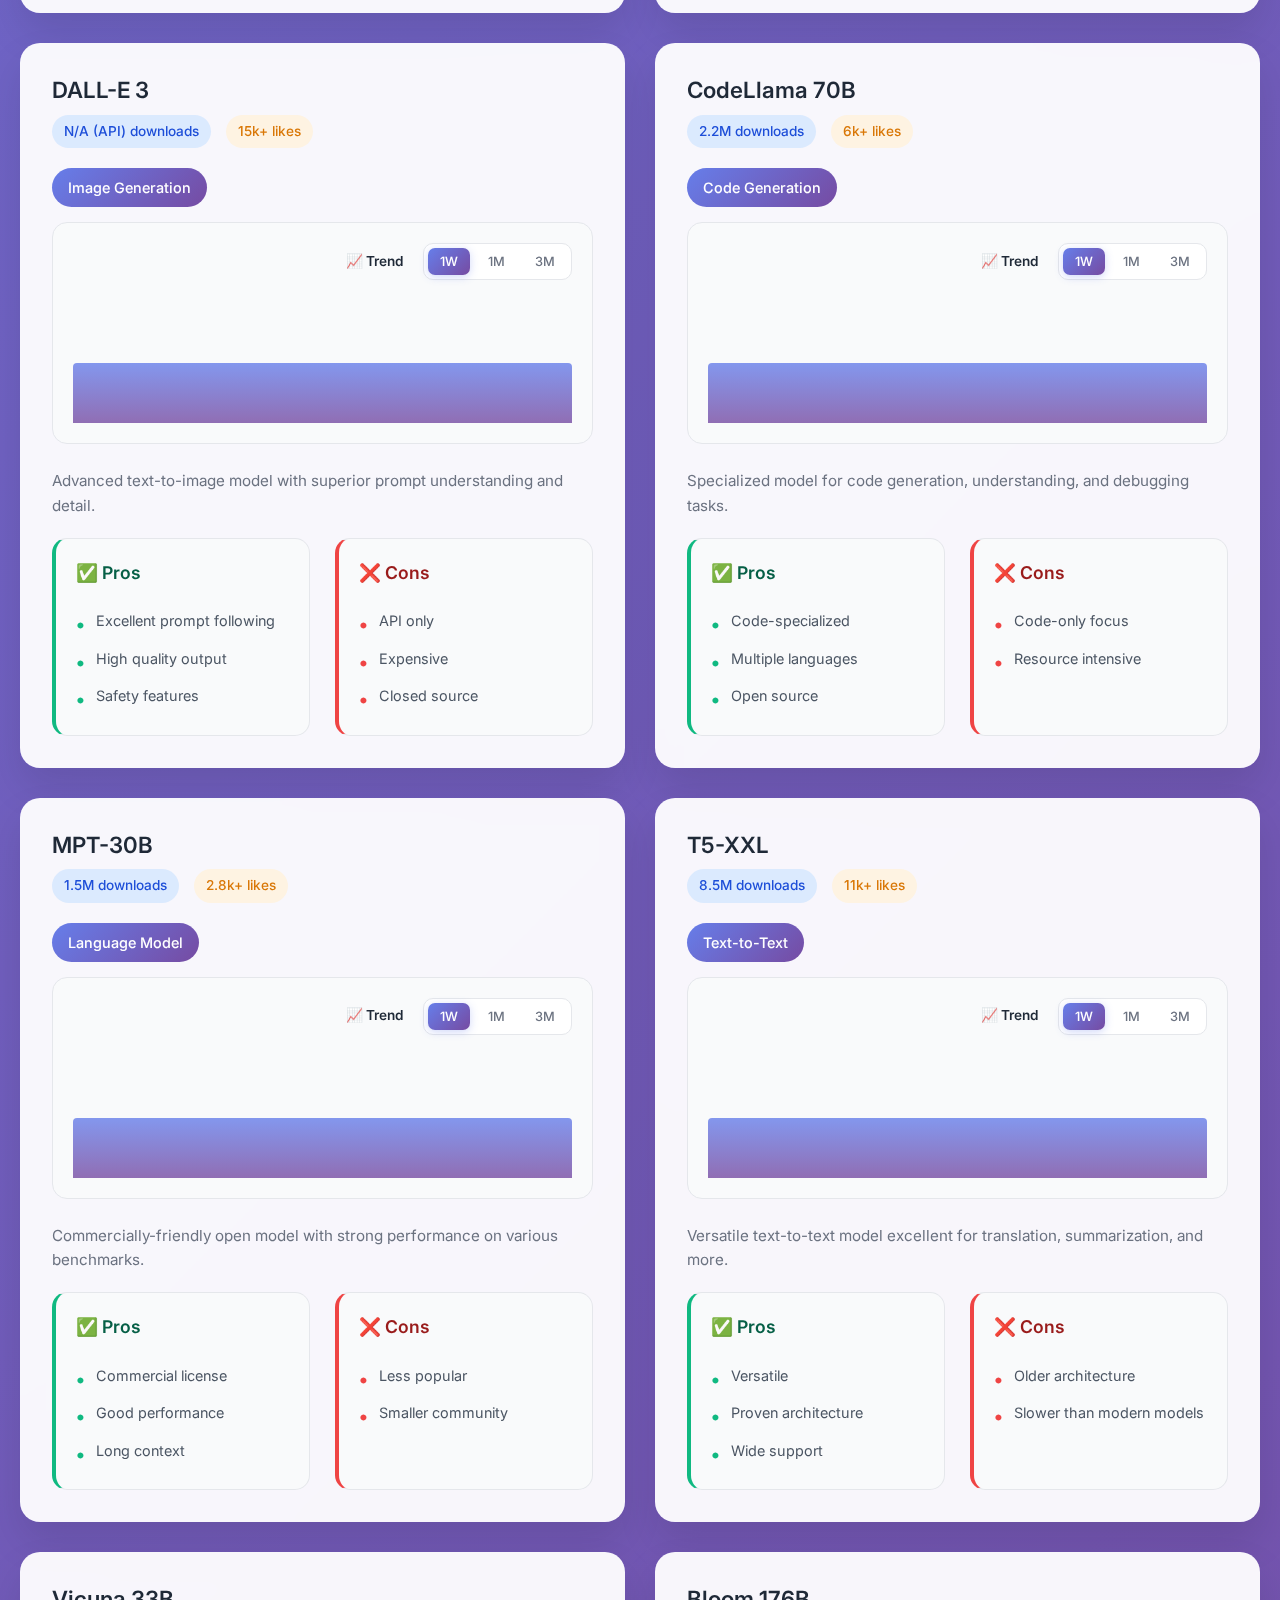
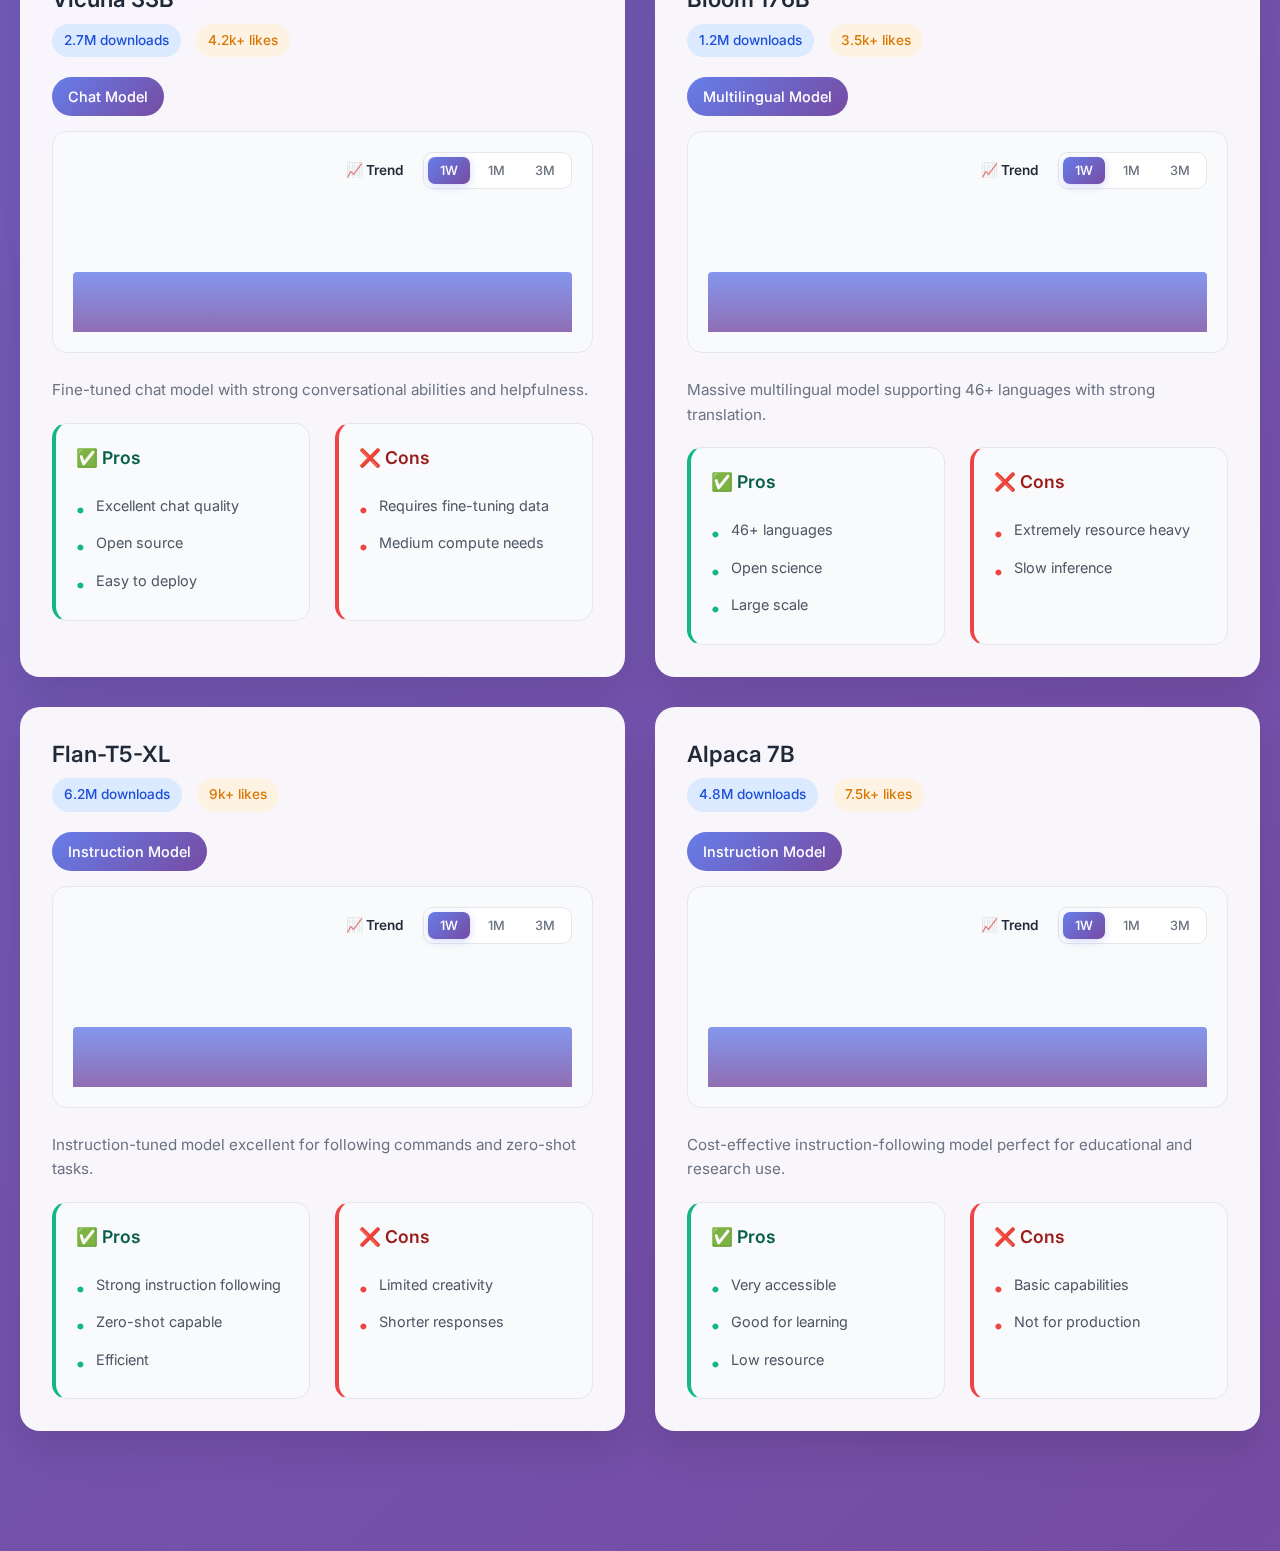
<file: models.html>
<!DOCTYPE html>
<html lang="en">
<head>
    <meta charset="UTF-8">
    <meta name="viewport" content="width=device-width, initial-scale=1.0">
    <title>AI Models - Top 20 Models</title>
    <link rel="stylesheet" href="styles.css">
    <link href="https://fonts.googleapis.com/css2?family=Inter:wght@300;400;500;600;700&display=swap" rel="stylesheet">
</head>
<body>
    <!-- Hamburger Menu Button -->
    <button class="hamburger-btn" id="hamburgerBtn" aria-label="Toggle Navigation">
        <span></span>
        <span></span>
        <span></span>
    </button>

    <!-- Left Sidebar Navigation -->
    <nav class="sidebar" id="sidebar">
        <div class="sidebar-header">
            <h2>🤗 Menu</h2>
            <button class="close-btn" id="closeBtn" aria-label="Close Navigation">&times;</button>
        </div>
        <ul class="nav-list">
            <li class="nav-item">
                <a href="index.html" class="nav-link">
                    <svg class="nav-icon" viewBox="0 0 24 24" fill="none" stroke="currentColor" stroke-width="2">
                        <path d="M3 9l9-7 9 7v11a2 2 0 0 1-2 2H5a2 2 0 0 1-2-2z"/>
                        <polyline points="9 22 9 12 15 12 15 22"/>
                    </svg>
                    <span>Home</span>
                </a>
            </li>
            <li class="nav-item active">
                <a href="models.html" class="nav-link">
                    <svg class="nav-icon" viewBox="0 0 24 24" fill="none" stroke="currentColor" stroke-width="2">
                        <rect x="3" y="3" width="7" height="7"/>
                        <rect x="14" y="3" width="7" height="7"/>
                        <rect x="14" y="14" width="7" height="7"/>
                        <rect x="3" y="14" width="7" height="7"/>
                    </svg>
                    <span>Models</span>
                </a>
            </li>
            <li class="nav-item">
                <a href="compare.html" class="nav-link">
                    <svg class="nav-icon" viewBox="0 0 24 24" fill="none" stroke="currentColor" stroke-width="2">
                        <rect x="3" y="4" width="8" height="16" rx="1"/>
                        <rect x="13" y="4" width="8" height="16" rx="1"/>
                        <line x1="3" y1="10" x2="11" y2="10"/>
                        <line x1="13" y1="10" x2="21" y2="10"/>
                    </svg>
                    <span>Compare</span>
                </a>
            </li>
            <li class="nav-item">
                <a href="reach-trend.html" class="nav-link">
                    <svg class="nav-icon" viewBox="0 0 24 24" fill="none" stroke="currentColor" stroke-width="2">
                        <path d="M16 8v8m-4-5v5m-4-2v2m-2 4h12a2 2 0 002-2V6a2 2 0 00-2-2H6a2 2 0 00-2 2v12a2 2 0 002 2z"/>
                    </svg>
                    <span>Reach Trend</span>
                </a>
            </li>
            <li class="nav-item">
                <a href="contact.html" class="nav-link">
                    <svg class="nav-icon" viewBox="0 0 24 24" fill="none" stroke="currentColor" stroke-width="2">
                        <path d="M21 15a2 2 0 0 1-2 2H7l-4 4V5a2 2 0 0 1 2-2h14a2 2 0 0 1 2 2z"/>
                    </svg>
                    <span>Contact Us</span>
                </a>
            </li>
        </ul>
        <div class="sidebar-footer">
            <p class="sidebar-version">v1.0.0</p>
        </div>
    </nav>

    <!-- Overlay for mobile -->
    <div class="overlay" id="overlay"></div>

    <!-- Chat Agent Widget -->
    <div class="chat-widget" id="chatWidget">
        <button class="chat-toggle-btn" id="chatToggleBtn" aria-label="Open Chat">
            <svg class="chat-icon" viewBox="0 0 24 24" fill="none" stroke="currentColor" stroke-width="2">
                <path d="M21 15a2 2 0 0 1-2 2H7l-4 4V5a2 2 0 0 1 2-2h14a2 2 0 0 1 2 2z"/>
                <path d="M9 10h6M9 14h4"/>
            </svg>
            <span class="chat-notification" id="chatNotification">1</span>
        </button>

        <div class="chat-window" id="chatWindow">
            <div class="chat-header">
                <div class="chat-header-content">
                    <div class="chat-avatar">🤖</div>
                    <div class="chat-header-text">
                        <h3>AI Assistant</h3>
                        <span class="chat-status">Online</span>
                    </div>
                </div>
                <button class="chat-close-btn" id="chatCloseBtn" aria-label="Close Chat">
                    <svg viewBox="0 0 24 24" fill="none" stroke="currentColor" stroke-width="2">
                        <line x1="18" y1="6" x2="6" y2="18"/>
                        <line x1="6" y1="6" x2="18" y2="18"/>
                    </svg>
                </button>
            </div>

            <div class="chat-body" id="chatBody">
                <div class="chat-message bot-message">
                    <div class="message-content">
                        <p>👋 Hi! I'm your AI assistant. I can help answer common questions about AI models and this platform.</p>
                        <p>Click on any question below or type your own:</p>
                    </div>
                </div>

                <div class="quick-questions">
                    <p class="quick-questions-title">Common Questions:</p>
                    <button class="quick-question-btn" data-question="1">What is this website about?</button>
                    <button class="quick-question-btn" data-question="2">How do I choose the right AI model?</button>
                    <button class="quick-question-btn" data-question="3">What are the trending models?</button>
                    <button class="quick-question-btn" data-question="4">How often is data updated?</button>
                </div>
            </div>

            <div class="chat-footer">
                <button class="chat-menu-btn" id="chatMenuBtn" aria-label="Show all questions">
                    <svg viewBox="0 0 24 24" fill="none" stroke="currentColor" stroke-width="2">
                        <line x1="3" y1="12" x2="21" y2="12"/>
                        <line x1="3" y1="6" x2="21" y2="6"/>
                        <line x1="3" y1="18" x2="21" y2="18"/>
                    </svg>
                    All Questions
                </button>
            </div>
        </div>

        <!-- Questions Menu -->
        <div class="chat-questions-menu" id="chatQuestionsMenu">
            <div class="chat-menu-header">
                <h3>📋 Frequently Asked Questions</h3>
                <button class="menu-close-btn" id="menuCloseBtn">×</button>
            </div>
            <div class="chat-menu-body" id="chatMenuBody">
                <!-- Questions 1-20 will be dynamically loaded -->
            </div>
        </div>
    </div>

    <div class="container">
        <!-- MODELS SECTION -->
        <section id="models" class="models-section">
            <div class="section-header">
                <h2>🔲 Top 20 AI Models</h2>
                <p>Discover the most trending AI models with comprehensive analysis and real-time metrics</p>
            </div>
            
            <div class="models-grid" id="modelsGrid">
                <!-- Models will be dynamically inserted here -->
            </div>
        </section>
    </div>

    <script src="chat-bot.js"></script>
    <script src="models-data.js"></script>
    <script>
        // Navigation functionality
        const hamburgerBtn = document.getElementById('hamburgerBtn');
        const sidebar = document.getElementById('sidebar');
        const overlay = document.getElementById('overlay');
        const closeBtn = document.getElementById('closeBtn');

        function toggleSidebar() {
            hamburgerBtn.classList.toggle('active');
            sidebar.classList.toggle('active');
            overlay.classList.toggle('active');
            document.body.style.overflow = sidebar.classList.contains('active') ? 'hidden' : '';
        }

        function closeSidebar() {
            hamburgerBtn.classList.remove('active');
            sidebar.classList.remove('active');
            overlay.classList.remove('active');
            document.body.style.overflow = '';
        }

        hamburgerBtn.addEventListener('click', toggleSidebar);
        closeBtn.addEventListener('click', closeSidebar);
        overlay.addEventListener('click', closeSidebar);

        document.addEventListener('keydown', function(e) {
            if (e.key === 'Escape' && sidebar.classList.contains('active')) {
                closeSidebar();
            }
        });
    </script>
</body>
</html>
</file>
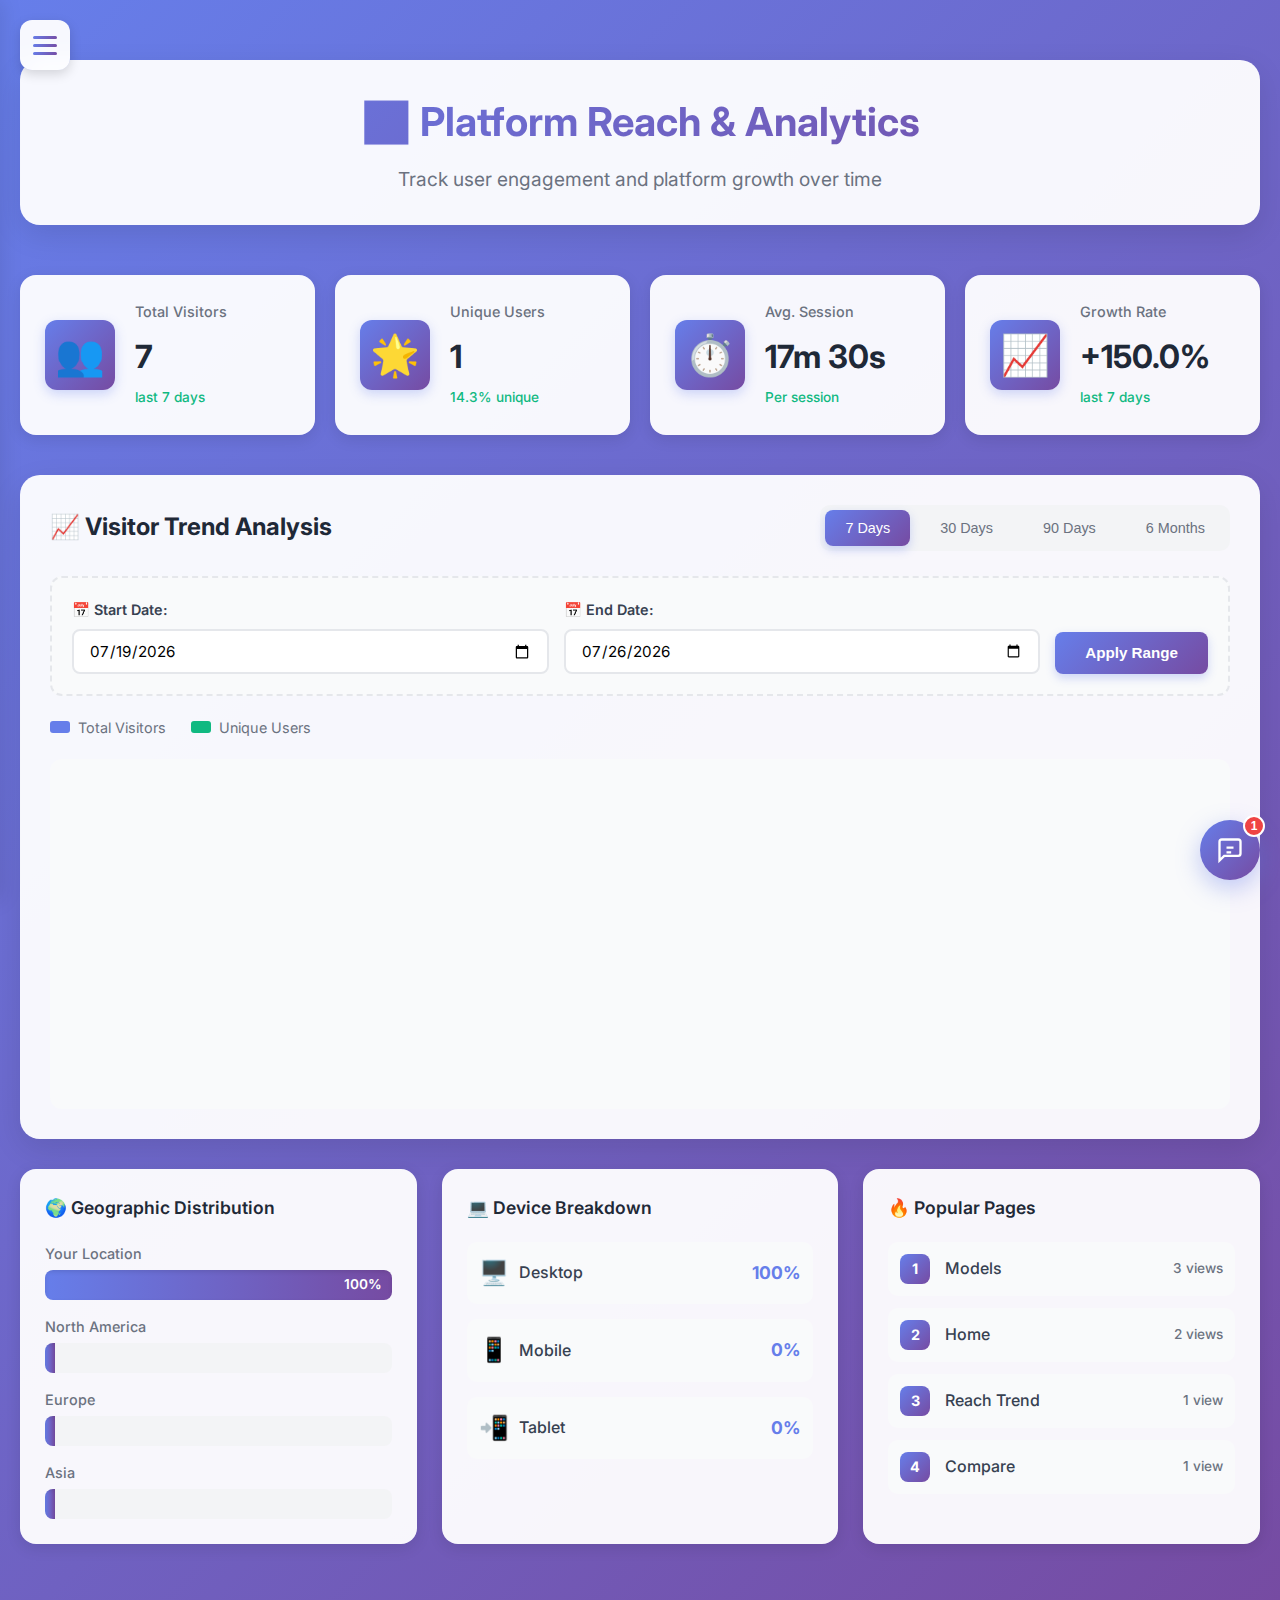
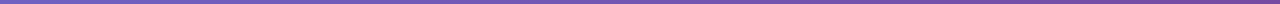
<file: reach-trend.html>
<!DOCTYPE html>
<html lang="en">
<head>
    <meta charset="UTF-8">
    <meta name="viewport" content="width=device-width, initial-scale=1.0">
    <title>AI Models - Reach Trend</title>
    <link rel="stylesheet" href="styles.css">
    <link href="https://fonts.googleapis.com/css2?family=Inter:wght@300;400;500;600;700&display=swap" rel="stylesheet">
</head>
<body>
    <!-- Hamburger Menu Button -->
    <button class="hamburger-btn" id="hamburgerBtn" aria-label="Toggle Navigation">
        <span></span>
        <span></span>
        <span></span>
    </button>

    <!-- Left Sidebar Navigation -->
    <nav class="sidebar" id="sidebar">
        <div class="sidebar-header">
            <h2>🤗 Menu</h2>
            <button class="close-btn" id="closeBtn" aria-label="Close Navigation">&times;</button>
        </div>
        <ul class="nav-list">
            <li class="nav-item">
                <a href="index.html" class="nav-link">
                    <svg class="nav-icon" viewBox="0 0 24 24" fill="none" stroke="currentColor" stroke-width="2">
                        <path d="M3 9l9-7 9 7v11a2 2 0 0 1-2 2H5a2 2 0 0 1-2-2z"/>
                        <polyline points="9 22 9 12 15 12 15 22"/>
                    </svg>
                    <span>Home</span>
                </a>
            </li>
            <li class="nav-item">
                <a href="models.html" class="nav-link">
                    <svg class="nav-icon" viewBox="0 0 24 24" fill="none" stroke="currentColor" stroke-width="2">
                        <rect x="3" y="3" width="7" height="7"/>
                        <rect x="14" y="3" width="7" height="7"/>
                        <rect x="14" y="14" width="7" height="7"/>
                        <rect x="3" y="14" width="7" height="7"/>
                    </svg>
                    <span>Models</span>
                </a>
            </li>
            <li class="nav-item">
                <a href="compare.html" class="nav-link">
                    <svg class="nav-icon" viewBox="0 0 24 24" fill="none" stroke="currentColor" stroke-width="2">
                        <rect x="3" y="4" width="8" height="16" rx="1"/>
                        <rect x="13" y="4" width="8" height="16" rx="1"/>
                        <line x1="3" y1="10" x2="11" y2="10"/>
                        <line x1="13" y1="10" x2="21" y2="10"/>
                    </svg>
                    <span>Compare</span>
                </a>
            </li>
            <li class="nav-item active">
                <a href="reach-trend.html" class="nav-link">
                    <svg class="nav-icon" viewBox="0 0 24 24" fill="none" stroke="currentColor" stroke-width="2">
                        <path d="M16 8v8m-4-5v5m-4-2v2m-2 4h12a2 2 0 002-2V6a2 2 0 00-2-2H6a2 2 0 00-2 2v12a2 2 0 002 2z"/>
                    </svg>
                    <span>Reach Trend</span>
                </a>
            </li>
            <li class="nav-item">
                <a href="contact.html" class="nav-link">
                    <svg class="nav-icon" viewBox="0 0 24 24" fill="none" stroke="currentColor" stroke-width="2">
                        <path d="M21 15a2 2 0 0 1-2 2H7l-4 4V5a2 2 0 0 1 2-2h14a2 2 0 0 1 2 2z"/>
                    </svg>
                    <span>Contact Us</span>
                </a>
            </li>
        </ul>
        <div class="sidebar-footer">
            <p class="sidebar-version">v1.0.0</p>
        </div>
    </nav>

    <!-- Overlay for mobile -->
    <div class="overlay" id="overlay"></div>

    <!-- Chat Agent Widget -->
    <div class="chat-widget" id="chatWidget">
        <button class="chat-toggle-btn" id="chatToggleBtn" aria-label="Open Chat">
            <svg class="chat-icon" viewBox="0 0 24 24" fill="none" stroke="currentColor" stroke-width="2">
                <path d="M21 15a2 2 0 0 1-2 2H7l-4 4V5a2 2 0 0 1 2-2h14a2 2 0 0 1 2 2z"/>
                <path d="M9 10h6M9 14h4"/>
            </svg>
            <span class="chat-notification" id="chatNotification">1</span>
        </button>

        <div class="chat-window" id="chatWindow">
            <div class="chat-header">
                <div class="chat-header-content">
                    <div class="chat-avatar">🤖</div>
                    <div class="chat-header-text">
                        <h3>AI Assistant</h3>
                        <span class="chat-status">Online</span>
                    </div>
                </div>
                <button class="chat-close-btn" id="chatCloseBtn" aria-label="Close Chat">
                    <svg viewBox="0 0 24 24" fill="none" stroke="currentColor" stroke-width="2">
                        <line x1="18" y1="6" x2="6" y2="18"/>
                        <line x1="6" y1="6" x2="18" y2="18"/>
                    </svg>
                </button>
            </div>

            <div class="chat-body" id="chatBody">
                <div class="chat-message bot-message">
                    <div class="message-content">
                        <p>👋 Hi! I'm your AI assistant. I can help answer common questions about AI models and this platform.</p>
                        <p>Click on any question below or type your own:</p>
                    </div>
                </div>

                <div class="quick-questions">
                    <p class="quick-questions-title">Common Questions:</p>
                    <button class="quick-question-btn" data-question="1">What is this website about?</button>
                    <button class="quick-question-btn" data-question="2">How do I choose the right AI model?</button>
                    <button class="quick-question-btn" data-question="3">What are the trending models?</button>
                    <button class="quick-question-btn" data-question="4">How often is data updated?</button>
                </div>
            </div>

            <div class="chat-footer">
                <button class="chat-menu-btn" id="chatMenuBtn" aria-label="Show all questions">
                    <svg viewBox="0 0 24 24" fill="none" stroke="currentColor" stroke-width="2">
                        <line x1="3" y1="12" x2="21" y2="12"/>
                        <line x1="3" y1="6" x2="21" y2="6"/>
                        <line x1="3" y1="18" x2="21" y2="18"/>
                    </svg>
                    All Questions
                </button>
            </div>
        </div>

        <!-- Questions Menu -->
        <div class="chat-questions-menu" id="chatQuestionsMenu">
            <div class="chat-menu-header">
                <h3>📋 Frequently Asked Questions</h3>
                <button class="menu-close-btn" id="menuCloseBtn">×</button>
            </div>
            <div class="chat-menu-body" id="chatMenuBody">
                <!-- Questions 1-20 will be dynamically loaded -->
            </div>
        </div>
    </div>

    <div class="container">
        <!-- REACH TREND SECTION -->
        <section class="reach-trend-section">
            <div class="section-header">
                <h2>📊 Platform Reach & Analytics</h2>
                <p>Track user engagement and platform growth over time</p>
            </div>

            <!-- Statistics Cards -->
            <div class="reach-stats-grid">
                <div class="reach-stat-card">
                    <div class="stat-icon">👥</div>
                    <div class="stat-content">
                        <h3>Total Visitors</h3>
                        <p class="stat-number" id="totalVisitors">7</p>
                        <span class="stat-change positive">Last 7 days</span>
                    </div>
                </div>

                <div class="reach-stat-card">
                    <div class="stat-icon">🌟</div>
                    <div class="stat-content">
                        <h3>Unique Users</h3>
                        <p class="stat-number" id="uniqueUsers">1</p>
                        <span class="stat-change positive">Just you!</span>
                    </div>
                </div>

                <div class="reach-stat-card">
                    <div class="stat-icon">⏱️</div>
                    <div class="stat-content">
                        <h3>Avg. Session</h3>
                        <p class="stat-number" id="avgSession">17m 30s</p>
                        <span class="stat-change positive">Testing site</span>
                    </div>
                </div>

                <div class="reach-stat-card">
                    <div class="stat-icon">📈</div>
                    <div class="stat-content">
                        <h3>Growth Rate</h3>
                        <p class="stat-number" id="growthRate">New Site</p>
                        <span class="stat-change positive">Just started</span>
                    </div>
                </div>
            </div>

            <!-- Main Trend Chart -->
            <div class="main-reach-chart">
                <div class="chart-header">
                    <h3>📈 Visitor Trend Analysis</h3>
                    <div class="reach-date-filter">
                        <button class="reach-filter-btn active" data-period="7">7 Days</button>
                        <button class="reach-filter-btn" data-period="30">30 Days</button>
                        <button class="reach-filter-btn" data-period="90">90 Days</button>
                        <button class="reach-filter-btn" data-period="180">6 Months</button>
                    </div>
                </div>

                <!-- Custom Date Range Picker -->
                <div class="custom-date-range">
                    <div class="date-range-inputs">
                        <div class="date-input-group">
                            <label for="startDate">📅 Start Date:</label>
                            <input type="date" id="startDate" class="date-input">
                        </div>
                        <div class="date-input-group">
                            <label for="endDate">📅 End Date:</label>
                            <input type="date" id="endDate" class="date-input">
                        </div>
                        <button id="applyDateRange" class="apply-range-btn">Apply Range</button>
                    </div>
                    <div id="appliedRange" class="applied-range" style="display: none;"></div>
                </div>

                <div class="chart-legend">
                    <div class="legend-item">
                        <span class="legend-color" style="background: #667eea;"></span>
                        <span>Total Visitors</span>
                    </div>
                    <div class="legend-item">
                        <span class="legend-color" style="background: #10b981;"></span>
                        <span>Unique Users</span>
                    </div>
                </div>

                <div class="reach-chart-container" id="reachChartContainer">
                    <!-- Chart will be dynamically rendered here -->
                </div>
            </div>

            <!-- Additional Metrics -->
            <div class="additional-metrics">
                <div class="metric-card">
                    <h4>🌍 Geographic Distribution</h4>
                    <div class="metric-bars">
                        <div class="metric-bar-item">
                            <span class="metric-label">Your Location</span>
                            <div class="metric-bar">
                                <div class="metric-bar-fill" style="width: 100%;">100%</div>
                            </div>
                        </div>
                        <div class="metric-bar-item">
                            <span class="metric-label">North America</span>
                            <div class="metric-bar">
                                <div class="metric-bar-fill" style="width: 0%;">0%</div>
                            </div>
                        </div>
                        <div class="metric-bar-item">
                            <span class="metric-label">Europe</span>
                            <div class="metric-bar">
                                <div class="metric-bar-fill" style="width: 0%;">0%</div>
                            </div>
                        </div>
                        <div class="metric-bar-item">
                            <span class="metric-label">Asia</span>
                            <div class="metric-bar">
                                <div class="metric-bar-fill" style="width: 0%;">0%</div>
                            </div>
                        </div>
                    </div>
                </div>

                <div class="metric-card">
                    <h4>💻 Device Breakdown</h4>
                    <div class="device-stats">
                        <div class="device-item">
                            <span class="device-icon">🖥️</span>
                            <span class="device-name">Desktop</span>
                            <span class="device-percent">100%</span>
                        </div>
                        <div class="device-item">
                            <span class="device-icon">📱</span>
                            <span class="device-name">Mobile</span>
                            <span class="device-percent">0%</span>
                        </div>
                        <div class="device-item">
                            <span class="device-icon">📲</span>
                            <span class="device-name">Tablet</span>
                            <span class="device-percent">0%</span>
                        </div>
                    </div>
                </div>

                <div class="metric-card">
                    <h4>🔥 Popular Pages</h4>
                    <div class="page-stats">
                        <div class="page-item">
                            <span class="page-rank">1</span>
                            <span class="page-name">Models</span>
                            <span class="page-views">3 views</span>
                        </div>
                        <div class="page-item">
                            <span class="page-rank">2</span>
                            <span class="page-name">Home</span>
                            <span class="page-views">2 views</span>
                        </div>
                        <div class="page-item">
                            <span class="page-rank">3</span>
                            <span class="page-name">Reach Trend</span>
                            <span class="page-views">1 view</span>
                        </div>
                        <div class="page-item">
                            <span class="page-rank">4</span>
                            <span class="page-name">Compare</span>
                            <span class="page-views">1 view</span>
                        </div>
                    </div>
                </div>
            </div>
        </section>
    </div>

    <script src="chat-bot.js"></script>
    <script src="reach-data.js"></script>
    <script>
        // Navigation functionality
        const hamburgerBtn = document.getElementById('hamburgerBtn');
        const sidebar = document.getElementById('sidebar');
        const overlay = document.getElementById('overlay');
        const closeBtn = document.getElementById('closeBtn');

        function toggleSidebar() {
            hamburgerBtn.classList.toggle('active');
            sidebar.classList.toggle('active');
            overlay.classList.toggle('active');
            document.body.style.overflow = sidebar.classList.contains('active') ? 'hidden' : '';
        }

        function closeSidebar() {
            hamburgerBtn.classList.remove('active');
            sidebar.classList.remove('active');
            overlay.classList.remove('active');
            document.body.style.overflow = '';
        }

        hamburgerBtn.addEventListener('click', toggleSidebar);
        closeBtn.addEventListener('click', closeSidebar);
        overlay.addEventListener('click', closeSidebar);

        document.addEventListener('keydown', function(e) {
            if (e.key === 'Escape' && sidebar.classList.contains('active')) {
                closeSidebar();
            }
        });
    </script>
</body>
</html>
</file>
<file: styles.css>
/* Reset and base styles */
* {
    margin: 0;
    padding: 0;
    box-sizing: border-box;
}

body {
    font-family: 'Inter', -apple-system, BlinkMacSystemFont, 'Segoe UI', Roboto, sans-serif;
    line-height: 1.6;
    color: #1f2937;
    background: linear-gradient(135deg, #667eea 0%, #764ba2 100%);
    min-height: 100vh;
    position: relative;
}

/* Hamburger Menu Button */
.hamburger-btn {
    position: fixed;
    top: 20px;
    left: 20px;
    z-index: 1001;
    background: rgba(255, 255, 255, 0.95);
    border: none;
    border-radius: 12px;
    width: 50px;
    height: 50px;
    display: flex;
    flex-direction: column;
    justify-content: center;
    align-items: center;
    gap: 5px;
    cursor: pointer;
    box-shadow: 0 4px 12px rgba(0, 0, 0, 0.15);
    transition: all 0.3s ease;
    backdrop-filter: blur(10px);
}

.hamburger-btn:hover {
    background: white;
    box-shadow: 0 6px 20px rgba(0, 0, 0, 0.2);
    transform: scale(1.05);
}

.hamburger-btn span {
    width: 24px;
    height: 3px;
    background: linear-gradient(135deg, #667eea 0%, #764ba2 100%);
    border-radius: 2px;
    transition: all 0.3s ease;
}

.hamburger-btn:hover span {
    background: linear-gradient(135deg, #764ba2 0%, #667eea 100%);
}

.hamburger-btn.active span:nth-child(1) {
    transform: rotate(45deg) translate(7px, 7px);
}

.hamburger-btn.active span:nth-child(2) {
    opacity: 0;
}

.hamburger-btn.active span:nth-child(3) {
    transform: rotate(-45deg) translate(7px, -7px);
}

/* Sidebar Navigation */
.sidebar {
    position: fixed;
    left: 0;
    top: 0;
    height: 100vh;
    width: 280px;
    background: rgba(255, 255, 255, 0.98);
    backdrop-filter: blur(20px);
    box-shadow: 2px 0 20px rgba(0, 0, 0, 0.1);
    z-index: 1000;
    display: flex;
    flex-direction: column;
    transform: translateX(-100%);
    transition: transform 0.3s cubic-bezier(0.4, 0, 0.2, 1);
}

.sidebar.active {
    transform: translateX(0);
}

.sidebar-header {
    padding: 30px 20px 20px;
    border-bottom: 2px solid #e5e7eb;
    display: flex;
    justify-content: space-between;
    align-items: center;
    background: linear-gradient(135deg, #667eea 0%, #764ba2 100%);
    color: white;
}

.sidebar-header h2 {
    font-size: 1.5rem;
    font-weight: 700;
    margin: 0;
}

.close-btn {
    background: transparent;
    border: none;
    color: white;
    font-size: 2rem;
    cursor: pointer;
    width: 36px;
    height: 36px;
    display: flex;
    align-items: center;
    justify-content: center;
    border-radius: 8px;
    transition: all 0.2s ease;
    line-height: 1;
}

.close-btn:hover {
    background: rgba(255, 255, 255, 0.2);
    transform: rotate(90deg);
}

.nav-list {
    list-style: none;
    padding: 20px 0;
    margin: 0;
    flex: 1;
}

.nav-item {
    margin: 0;
}

.nav-link {
    display: flex;
    align-items: center;
    gap: 15px;
    padding: 16px 25px;
    color: #4b5563;
    text-decoration: none;
    font-size: 1rem;
    font-weight: 500;
    transition: all 0.2s ease;
    position: relative;
}

.nav-link::before {
    content: '';
    position: absolute;
    left: 0;
    top: 0;
    height: 100%;
    width: 4px;
    background: linear-gradient(135deg, #667eea 0%, #764ba2 100%);
    transform: scaleY(0);
    transition: transform 0.2s ease;
}

.nav-link:hover {
    background: linear-gradient(90deg, rgba(102, 126, 234, 0.1) 0%, transparent 100%);
    color: #667eea;
}

.nav-link:hover::before {
    transform: scaleY(1);
}

.nav-item.active .nav-link {
    background: linear-gradient(90deg, rgba(102, 126, 234, 0.15) 0%, transparent 100%);
    color: #667eea;
    font-weight: 600;
}

.nav-item.active .nav-link::before {
    transform: scaleY(1);
}

.nav-icon {
    width: 22px;
    height: 22px;
    flex-shrink: 0;
}

.sidebar-footer {
    padding: 20px 25px;
    border-top: 1px solid #e5e7eb;
    text-align: center;
}

.sidebar-version {
    color: #9ca3af;
    font-size: 0.85rem;
    margin: 0;
}

/* Overlay */
.overlay {
    position: fixed;
    top: 0;
    left: 0;
    width: 100%;
    height: 100%;
    background: rgba(0, 0, 0, 0.5);
    backdrop-filter: blur(2px);
    opacity: 0;
    visibility: hidden;
    transition: all 0.3s ease;
    z-index: 999;
}

.overlay.active {
    opacity: 1;
    visibility: visible;
}

/* CHAT WIDGET */
.chat-widget {
    position: fixed;
    bottom: 20px;
    right: 20px;
    z-index: 1000;
}

.chat-toggle-btn {
    width: 60px;
    height: 60px;
    border-radius: 50%;
    background: linear-gradient(135deg, #667eea 0%, #764ba2 100%);
    border: none;
    box-shadow: 0 8px 24px rgba(102, 126, 234, 0.4);
    cursor: pointer;
    display: flex;
    align-items: center;
    justify-content: center;
    transition: all 0.3s ease;
    position: relative;
}

.chat-toggle-btn:hover {
    transform: translateY(-4px);
    box-shadow: 0 12px 32px rgba(102, 126, 234, 0.5);
}

.chat-icon {
    width: 28px;
    height: 28px;
    stroke: white;
}

.chat-notification {
    position: absolute;
    top: -5px;
    right: -5px;
    background: #ef4444;
    color: white;
    font-size: 0.75rem;
    font-weight: 700;
    width: 22px;
    height: 22px;
    border-radius: 50%;
    display: flex;
    align-items: center;
    justify-content: center;
    border: 2px solid white;
    animation: pulse 2s infinite;
}

@keyframes pulse {
    0%, 100% { transform: scale(1); }
    50% { transform: scale(1.1); }
}

.chat-window {
    position: absolute;
    bottom: 80px;
    right: 0;
    width: 380px;
    height: 500px;
    background: white;
    border-radius: 20px;
    box-shadow: 0 20px 60px rgba(0, 0, 0, 0.2);
    display: none;
    flex-direction: column;
    overflow: hidden;
    animation: slideUp 0.3s ease;
}

.chat-window.active {
    display: flex;
}

@keyframes slideUp {
    from {
        opacity: 0;
        transform: translateY(20px);
    }
    to {
        opacity: 1;
        transform: translateY(0);
    }
}

.chat-header {
    background: linear-gradient(135deg, #667eea 0%, #764ba2 100%);
    padding: 20px;
    display: flex;
    justify-content: space-between;
    align-items: center;
    color: white;
}

.chat-header-content {
    display: flex;
    align-items: center;
    gap: 12px;
}

.chat-avatar {
    width: 45px;
    height: 45px;
    background: white;
    border-radius: 50%;
    display: flex;
    align-items: center;
    justify-content: center;
    font-size: 1.5rem;
}

.chat-header-text h3 {
    margin: 0;
    font-size: 1.1rem;
    font-weight: 600;
}

.chat-status {
    font-size: 0.85rem;
    opacity: 0.9;
}

.chat-close-btn {
    background: rgba(255, 255, 255, 0.2);
    border: none;
    width: 32px;
    height: 32px;
    border-radius: 50%;
    cursor: pointer;
    display: flex;
    align-items: center;
    justify-content: center;
    transition: all 0.2s;
}

.chat-close-btn:hover {
    background: rgba(255, 255, 255, 0.3);
}

.chat-close-btn svg {
    width: 18px;
    height: 18px;
    stroke: white;
}

.chat-body {
    flex: 1;
    overflow-y: auto;
    padding: 20px;
    background: #f9fafb;
}

.chat-message {
    margin-bottom: 16px;
    animation: fadeIn 0.3s ease;
}

@keyframes fadeIn {
    from { opacity: 0; transform: translateY(10px); }
    to { opacity: 1; transform: translateY(0); }
}

.bot-message .message-content {
    background: white;
    padding: 14px 16px;
    border-radius: 16px;
    box-shadow: 0 2px 8px rgba(0, 0, 0, 0.08);
    max-width: 85%;
}

.user-message .message-content {
    background: linear-gradient(135deg, #667eea 0%, #764ba2 100%);
    color: white;
    padding: 14px 16px;
    border-radius: 16px;
    margin-left: auto;
    max-width: 85%;
}

.message-content p {
    margin: 0 0 8px 0;
    font-size: 0.95rem;
    line-height: 1.5;
}

.message-content p:last-child {
    margin-bottom: 0;
}

.quick-questions {
    margin-top: 20px;
}

.quick-questions-title {
    font-size: 0.85rem;
    font-weight: 600;
    color: #6b7280;
    margin-bottom: 10px;
}

.quick-question-btn {
    display: block;
    width: 100%;
    text-align: left;
    background: white;
    border: 2px solid #e5e7eb;
    padding: 12px 16px;
    border-radius: 12px;
    margin-bottom: 8px;
    cursor: pointer;
    font-size: 0.9rem;
    color: #374151;
    transition: all 0.2s;
    font-family: 'Inter', sans-serif;
}

.quick-question-btn:hover {
    border-color: #667eea;
    background: #f3f4f6;
    transform: translateX(4px);
}

.chat-footer {
    padding: 16px;
    background: white;
    border-top: 1px solid #e5e7eb;
}

.chat-menu-btn {
    width: 100%;
    background: linear-gradient(135deg, #667eea 0%, #764ba2 100%);
    color: white;
    border: none;
    padding: 12px;
    border-radius: 12px;
    font-size: 0.95rem;
    font-weight: 600;
    cursor: pointer;
    display: flex;
    align-items: center;
    justify-content: center;
    gap: 8px;
    transition: all 0.3s;
    font-family: 'Inter', sans-serif;
}

.chat-menu-btn:hover {
    transform: translateY(-2px);
    box-shadow: 0 6px 16px rgba(102, 126, 234, 0.4);
}

.chat-menu-btn svg {
    width: 18px;
    height: 18px;
    stroke: white;
}

/* Questions Menu */
.chat-questions-menu {
    position: absolute;
    bottom: 80px;
    right: 0;
    width: 380px;
    max-height: 500px;
    background: white;
    border-radius: 20px;
    box-shadow: 0 20px 60px rgba(0, 0, 0, 0.2);
    display: none;
    flex-direction: column;
    overflow: hidden;
    animation: slideUp 0.3s ease;
}

.chat-questions-menu.active {
    display: flex;
}

.chat-menu-header {
    background: linear-gradient(135deg, #667eea 0%, #764ba2 100%);
    padding: 20px;
    display: flex;
    justify-content: space-between;
    align-items: center;
    color: white;
}

.chat-menu-header h3 {
    margin: 0;
    font-size: 1.1rem;
    font-weight: 600;
}

.menu-close-btn {
    background: rgba(255, 255, 255, 0.2);
    border: none;
    width: 32px;
    height: 32px;
    border-radius: 50%;
    cursor: pointer;
    font-size: 1.5rem;
    color: white;
    display: flex;
    align-items: center;
    justify-content: center;
    transition: all 0.2s;
}

.menu-close-btn:hover {
    background: rgba(255, 255, 255, 0.3);
}

.chat-menu-body {
    flex: 1;
    overflow-y: auto;
    padding: 10px;
}

.question-item {
    display: flex;
    align-items: center;
    gap: 12px;
    padding: 14px 16px;
    margin-bottom: 6px;
    border-radius: 12px;
    cursor: pointer;
    transition: all 0.2s;
    background: white;
}

.question-item:hover {
    background: #f3f4f6;
    transform: translateX(4px);
}

.question-number {
    background: linear-gradient(135deg, #667eea 0%, #764ba2 100%);
    color: white;
    font-weight: 700;
    font-size: 0.85rem;
    width: 28px;
    height: 28px;
    border-radius: 50%;
    display: flex;
    align-items: center;
    justify-content: center;
    flex-shrink: 0;
}

.question-text {
    flex: 1;
    font-size: 0.9rem;
    color: #374151;
    line-height: 1.4;
}

/* Responsive */
@media (max-width: 480px) {
    .chat-window,
    .chat-questions-menu {
        width: calc(100vw - 40px);
        right: 20px;
    }
    
    .chat-toggle-btn {
        width: 55px;
        height: 55px;
    }
}

.container {
    max-width: 1400px;
    margin: 0 auto;
    padding: 20px;
}

html {
    scroll-behavior: smooth;
}


/* HERO SECTION - HOME */
.hero-section {
    min-height: calc(100vh - 100px);
    display: flex;
    align-items: center;
    margin-bottom: 60px;
    padding: 60px 0;
}

.hero-content {
    display: grid;
    grid-template-columns: 1fr 1fr;
    gap: 60px;
    align-items: center;
}

.hero-text {
    color: white;
}

.hero-title {
    font-size: 3.5rem;
    font-weight: 800;
    margin-bottom: 20px;
    line-height: 1.2;
}

.hero-subtitle {
    font-size: 1.8rem;
    font-weight: 600;
    margin-bottom: 25px;
    color: rgba(255, 255, 255, 0.95);
}

.hero-description {
    font-size: 1.1rem;
    line-height: 1.8;
    margin-bottom: 35px;
    color: rgba(255, 255, 255, 0.9);
}

.hero-features {
    display: flex;
    gap: 30px;
    margin-bottom: 40px;
    flex-wrap: wrap;
}

.feature-item {
    display: flex;
    align-items: center;
    gap: 10px;
    background: rgba(255, 255, 255, 0.15);
    padding: 12px 20px;
    border-radius: 12px;
    backdrop-filter: blur(10px);
    color: white;
    font-weight: 500;
}

.feature-icon {
    font-size: 1.5rem;
}

.cta-button {
    display: inline-block;
    background: white;
    color: #667eea;
    padding: 18px 40px;
    border-radius: 50px;
    font-size: 1.1rem;
    font-weight: 700;
    text-decoration: none;
    transition: all 0.3s ease;
    box-shadow: 0 10px 30px rgba(0, 0, 0, 0.2);
}

.cta-button:hover {
    transform: translateY(-3px);
    box-shadow: 0 15px 40px rgba(0, 0, 0, 0.3);
    background: linear-gradient(135deg, #fff 0%, #f0f0f0 100%);
}

/* AI Illustration */
.hero-visual {
    display: flex;
    justify-content: center;
    align-items: center;
}

.ai-illustration {
    position: relative;
    width: 400px;
    height: 400px;
    display: flex;
    justify-content: center;
    align-items: center;
}

.ai-circle {
    position: absolute;
    border-radius: 50%;
    border: 3px solid rgba(255, 255, 255, 0.2);
}

.circle-1 {
    width: 350px;
    height: 350px;
    animation: rotate 20s linear infinite;
}

.circle-2 {
    width: 280px;
    height: 280px;
    animation: rotate 15s linear infinite reverse;
}

.circle-3 {
    width: 210px;
    height: 210px;
    animation: rotate 10s linear infinite;
}

.ai-icon {
    font-size: 120px;
    animation: float 3s ease-in-out infinite;
    z-index: 10;
}

.ai-particles {
    position: absolute;
    width: 100%;
    height: 100%;
}

.particle {
    position: absolute;
    font-size: 2rem;
    animation: float 4s ease-in-out infinite;
}

.particle:nth-child(1) { top: 10%; left: 10%; animation-delay: 0s; }
.particle:nth-child(2) { top: 15%; right: 15%; animation-delay: 0.5s; }
.particle:nth-child(3) { bottom: 20%; left: 15%; animation-delay: 1s; }
.particle:nth-child(4) { bottom: 15%; right: 10%; animation-delay: 1.5s; }
.particle:nth-child(5) { top: 50%; left: 5%; animation-delay: 2s; }
.particle:nth-child(6) { top: 50%; right: 5%; animation-delay: 2.5s; }

/* Slide-in Animations */
.slide-in-left {
    animation: slideInLeft 1s ease-out;
}

.slide-in-right {
    animation: slideInRight 1s ease-out;
}

@keyframes slideInLeft {
    from {
        opacity: 0;
        transform: translateX(-100px);
    }
    to {
        opacity: 1;
        transform: translateX(0);
    }
}

@keyframes slideInRight {
    from {
        opacity: 0;
        transform: translateX(100px);
    }
    to {
        opacity: 1;
        transform: translateX(0);
    }
}

@keyframes rotate {
    from { transform: rotate(0deg); }
    to { transform: rotate(360deg); }
}

@keyframes float {
    0%, 100% { transform: translateY(0); }
    50% { transform: translateY(-20px); }
}

/* SECTION HEADERS */
.section-header {
    text-align: center;
    margin-bottom: 50px;
    padding: 30px 20px;
    background: rgba(255, 255, 255, 0.95);
    border-radius: 20px;
    box-shadow: 0 10px 30px rgba(0, 0, 0, 0.1);
}

.section-header h2 {
    font-size: 2.5rem;
    font-weight: 700;
    background: linear-gradient(135deg, #667eea 0%, #764ba2 100%);
    -webkit-background-clip: text;
    -webkit-text-fill-color: transparent;
    background-clip: text;
    margin-bottom: 10px;
}

.section-header p {
    font-size: 1.2rem;
    color: #6b7280;
}

/* MODELS SECTION */
.models-section {
    margin-bottom: 80px;
    padding-top: 40px;
}

/* COMPARE SECTION */
.compare-section {
    margin-bottom: 80px;
    padding-top: 40px;
}

.compare-container {
    max-width: 1200px;
    margin: 0 auto;
}

.model-selectors {
    display: grid;
    grid-template-columns: 1fr auto 1fr;
    gap: 30px;
    align-items: center;
    margin-bottom: 40px;
}

.selector-box {
    background: rgba(255, 255, 255, 0.95);
    padding: 30px;
    border-radius: 20px;
    box-shadow: 0 10px 30px rgba(0, 0, 0, 0.1);
}

.selector-box h3 {
    font-size: 1.3rem;
    color: #1f2937;
    margin-bottom: 15px;
    font-weight: 600;
}

.model-select {
    width: 100%;
    padding: 14px 16px;
    border: 2px solid #e5e7eb;
    border-radius: 12px;
    font-size: 1rem;
    font-family: 'Inter', sans-serif;
    color: #374151;
    background: white;
    cursor: pointer;
    transition: all 0.3s ease;
}

.model-select:hover {
    border-color: #667eea;
}

.model-select:focus {
    outline: none;
    border-color: #667eea;
    box-shadow: 0 0 0 3px rgba(102, 126, 234, 0.1);
}

.vs-divider {
    display: flex;
    align-items: center;
    justify-content: center;
    width: 80px;
    height: 80px;
    background: linear-gradient(135deg, #667eea 0%, #764ba2 100%);
    border-radius: 50%;
    box-shadow: 0 8px 24px rgba(102, 126, 234, 0.3);
}

.vs-text {
    font-size: 1.8rem;
    font-weight: 800;
    color: white;
    letter-spacing: 2px;
}

.compare-btn {
    display: flex;
    align-items: center;
    justify-content: center;
    gap: 12px;
    width: 100%;
    max-width: 300px;
    margin: 0 auto;
    padding: 18px 40px;
    background: linear-gradient(135deg, #667eea 0%, #764ba2 100%);
    color: white;
    border: none;
    border-radius: 50px;
    font-size: 1.1rem;
    font-weight: 700;
    cursor: pointer;
    transition: all 0.3s ease;
    font-family: 'Inter', sans-serif;
    box-shadow: 0 10px 30px rgba(102, 126, 234, 0.3);
}

.compare-btn:disabled {
    background: #d1d5db;
    cursor: not-allowed;
    box-shadow: none;
}

.compare-btn:not(:disabled):hover {
    transform: translateY(-3px);
    box-shadow: 0 15px 40px rgba(102, 126, 234, 0.4);
}

.compare-btn svg {
    width: 20px;
    height: 20px;
}

/* Comparison Results */
.comparison-results {
    margin-top: 50px;
    animation: fadeIn 0.5s ease;
}

.comparison-grid {
    display: grid;
    grid-template-columns: 1fr 1fr;
    gap: 30px;
    margin-bottom: 40px;
}

.comparison-card {
    background: rgba(255, 255, 255, 0.95);
    border-radius: 20px;
    padding: 30px;
    box-shadow: 0 10px 30px rgba(0, 0, 0, 0.1);
    border: 3px solid transparent;
    transition: all 0.3s ease;
}

.comparison-card.winner {
    border-color: #10b981;
    box-shadow: 0 10px 40px rgba(16, 185, 129, 0.3);
}

.comparison-card-header {
    margin-bottom: 25px;
    padding-bottom: 20px;
    border-bottom: 2px solid #f3f4f6;
}

.comparison-card-header h3 {
    font-size: 1.5rem;
    color: #1f2937;
    margin-bottom: 10px;
}

.model-type-badge {
    display: inline-block;
    padding: 6px 14px;
    background: linear-gradient(135deg, #667eea 0%, #764ba2 100%);
    color: white;
    border-radius: 20px;
    font-size: 0.85rem;
    font-weight: 500;
}

.comparison-content {
    display: flex;
    flex-direction: column;
    gap: 20px;
}

.comparison-stat {
    display: flex;
    justify-content: space-between;
    align-items: center;
    padding: 15px;
    background: #f9fafb;
    border-radius: 12px;
    border-left: 4px solid #667eea;
}

.stat-label {
    font-weight: 500;
    color: #6b7280;
    font-size: 0.95rem;
}

.stat-value {
    font-weight: 700;
    color: #1f2937;
    font-size: 1.1rem;
}

.stat-value.positive {
    color: #10b981;
}

.stat-value.negative {
    color: #ef4444;
}

.comparison-description {
    background: #f9fafb;
    padding: 20px;
    border-radius: 12px;
}

.comparison-description h4 {
    font-size: 1rem;
    color: #1f2937;
    margin-bottom: 10px;
}

.comparison-description p {
    color: #6b7280;
    line-height: 1.6;
}

.comparison-pros-cons {
    display: grid;
    grid-template-columns: 1fr 1fr;
    gap: 20px;
    margin-top: 10px;
}

.comparison-pros,
.comparison-cons {
    padding: 20px;
    border-radius: 12px;
}

.comparison-pros {
    background: #f0fdf4;
    border: 2px solid #10b981;
}

.comparison-cons {
    background: #fef2f2;
    border: 2px solid #ef4444;
}

.comparison-pros h4,
.comparison-cons h4 {
    font-size: 1rem;
    margin-bottom: 12px;
}

.comparison-pros h4 {
    color: #059669;
}

.comparison-cons h4 {
    color: #dc2626;
}

.comparison-pros ul,
.comparison-cons ul {
    list-style: none;
    padding: 0;
}

.comparison-pros ul li,
.comparison-cons ul li {
    padding: 8px 0;
    color: #374151;
    font-size: 0.95rem;
    line-height: 1.5;
    padding-left: 20px;
    position: relative;
}

.comparison-pros ul li::before {
    content: "✓";
    position: absolute;
    left: 0;
    color: #10b981;
    font-weight: bold;
}

.comparison-cons ul li::before {
    content: "✗";
    position: absolute;
    left: 0;
    color: #ef4444;
    font-weight: bold;
}

.comparison-card-badge {
    display: inline-block;
    padding: 6px 14px;
    background: linear-gradient(135deg, #667eea 0%, #764ba2 100%);
    color: white;
    border-radius: 20px;
    font-size: 0.85rem;
    font-weight: 600;
}

.comparison-metric {
    display: flex;
    justify-content: space-between;
    align-items: center;
    padding: 14px 0;
    border-bottom: 1px solid #f3f4f6;
}

.comparison-metric:last-child {
    border-bottom: none;
}

.metric-label {
    font-size: 0.95rem;
    color: #6b7280;
    font-weight: 500;
}

.metric-value {
    font-size: 1.05rem;
    color: #1f2937;
    font-weight: 700;
}

.metric-value.better {
    color: #10b981;
}

/* Comparison Table */
.comparison-table-container {
    background: rgba(255, 255, 255, 0.95);
    border-radius: 20px;
    padding: 35px;
    box-shadow: 0 10px 30px rgba(0, 0, 0, 0.1);
    margin-bottom: 30px;
}

.comparison-table-container h3 {
    font-size: 1.6rem;
    color: #1f2937;
    margin-bottom: 25px;
}

.comparison-table {
    width: 100%;
    border-collapse: collapse;
}

.comparison-table th,
.comparison-table td {
    padding: 16px;
    text-align: left;
    border-bottom: 1px solid #e5e7eb;
}

.comparison-table th {
    background: linear-gradient(135deg, #667eea 0%, #764ba2 100%);
    color: white;
    font-weight: 600;
    font-size: 1rem;
}

.comparison-table th:first-child {
    border-radius: 12px 0 0 0;
}

.comparison-table th:last-child {
    border-radius: 0 12px 0 0;
}

.comparison-table tr:last-child td {
    border-bottom: none;
}

.comparison-table td {
    font-size: 0.95rem;
    color: #374151;
}

.comparison-table .metric-name {
    font-weight: 600;
    color: #1f2937;
}

.comparison-table .better-value {
    background: #d1fae5;
    color: #065f46;
    font-weight: 700;
    border-radius: 6px;
    padding: 4px 8px;
}

/* Winner Summary */
.winner-summary {
    background: linear-gradient(135deg, rgba(16, 185, 129, 0.1) 0%, rgba(5, 150, 105, 0.1) 100%);
    border: 2px solid #10b981;
    border-radius: 20px;
    padding: 30px;
    text-align: center;
}

.winner-summary h3 {
    font-size: 1.8rem;
    color: #065f46;
    margin-bottom: 15px;
}

.winner-summary .winner-name {
    font-size: 2.2rem;
    font-weight: 800;
    background: linear-gradient(135deg, #10b981 0%, #059669 100%);
    -webkit-background-clip: text;
    -webkit-text-fill-color: transparent;
    background-clip: text;
    margin-bottom: 15px;
}

.winner-summary p {
    font-size: 1.1rem;
    color: #047857;
    line-height: 1.6;
}

/* CONTACT SECTION */
.contact-section {
    margin-bottom: 80px;
    padding-top: 40px;
}

.contact-content {
    display: grid;
    grid-template-columns: 1fr 1.5fr;
    gap: 40px;
}

.contact-info {
    display: flex;
    flex-direction: column;
    gap: 20px;
}

.contact-card {
    background: rgba(255, 255, 255, 0.95);
    padding: 30px;
    border-radius: 20px;
    box-shadow: 0 10px 30px rgba(0, 0, 0, 0.1);
    text-align: center;
    transition: transform 0.3s ease;
}

.contact-card:hover {
    transform: translateY(-5px);
}

.contact-icon {
    font-size: 3rem;
    margin-bottom: 15px;
}

.contact-card h3 {
    font-size: 1.3rem;
    color: #667eea;
    margin-bottom: 15px;
}

.contact-card p {
    color: #6b7280;
    margin: 5px 0;
}

.social-links {
    display: flex;
    gap: 15px;
    justify-content: center;
}

.social-link {
    color: #667eea;
    text-decoration: none;
    font-weight: 600;
    transition: color 0.2s;
}

.social-link:hover {
    color: #764ba2;
}

.contact-form-container {
    background: rgba(255, 255, 255, 0.95);
    padding: 40px;
    border-radius: 20px;
    box-shadow: 0 10px 30px rgba(0, 0, 0, 0.1);
}

.contact-form-container h3 {
    font-size: 1.8rem;
    color: #1f2937;
    margin-bottom: 25px;
}

.form-group {
    margin-bottom: 20px;
}

.form-group label {
    display: block;
    margin-bottom: 8px;
    color: #4b5563;
    font-weight: 600;
}

.form-group input,
.form-group textarea {
    width: 100%;
    padding: 12px 16px;
    border: 2px solid #e5e7eb;
    border-radius: 10px;
    font-size: 1rem;
    font-family: 'Inter', sans-serif;
    transition: all 0.3s ease;
}

.form-group input:focus,
.form-group textarea:focus {
    outline: none;
    border-color: #667eea;
    box-shadow: 0 0 0 3px rgba(102, 126, 234, 0.1);
}

.submit-btn {
    width: 100%;
    padding: 15px;
    background: linear-gradient(135deg, #667eea 0%, #764ba2 100%);
    color: white;
    border: none;
    border-radius: 10px;
    font-size: 1.1rem;
    font-weight: 600;
    cursor: pointer;
    transition: all 0.3s ease;
}

.submit-btn:hover {
    transform: translateY(-2px);
    box-shadow: 0 10px 30px rgba(102, 126, 234, 0.4);
}

/* Header styles */
.header {
    text-align: center;
    margin-bottom: 40px;
    background: rgba(255, 255, 255, 0.95);
    padding: 40px 20px;
    border-radius: 20px;
    box-shadow: 0 20px 40px rgba(0, 0, 0, 0.1);
    backdrop-filter: blur(10px);
}

.logo h1 {
    font-size: 3rem;
    font-weight: 700;
    background: linear-gradient(135deg, #667eea 0%, #764ba2 100%);
    -webkit-background-clip: text;
    -webkit-text-fill-color: transparent;
    background-clip: text;
    margin-bottom: 10px;
}

.logo p {
    font-size: 1.2rem;
    color: #6b7280;
    font-weight: 400;
}

/* Main content */
.main-content {
    margin-bottom: 40px;
}

.models-grid {
    display: grid;
    grid-template-columns: repeat(auto-fit, minmax(500px, 1fr));
    gap: 30px;
    padding: 20px 0;
}

/* Model card styles */
.model-card {
    background: rgba(255, 255, 255, 0.95);
    border-radius: 20px;
    padding: 30px;
    box-shadow: 0 20px 40px rgba(0, 0, 0, 0.1);
    transition: all 0.3s ease;
    backdrop-filter: blur(10px);
    border: 2px solid transparent;
}

.model-card:hover {
    transform: translateY(-8px);
    box-shadow: 0 30px 60px rgba(0, 0, 0, 0.15);
    border-color: rgba(102, 126, 234, 0.3);
}

.model-header {
    margin-bottom: 20px;
}

.model-header h2 {
    font-size: 1.4rem;
    font-weight: 600;
    color: #1f2937;
    margin-bottom: 10px;
    line-height: 1.3;
}

.model-stats {
    display: flex;
    gap: 15px;
    flex-wrap: wrap;
}

.model-stats span {
    background: #f3f4f6;
    padding: 6px 12px;
    border-radius: 20px;
    font-size: 0.85rem;
    font-weight: 500;
    color: #6b7280;
}

.downloads {
    background: #dbeafe !important;
    color: #1d4ed8 !important;
}

.likes {
    background: #fef3e2 !important;
    color: #d97706 !important;
}

.model-type {
    display: inline-block;
    background: linear-gradient(135deg, #667eea 0%, #764ba2 100%);
    color: white;
    padding: 8px 16px;
    border-radius: 20px;
    font-size: 0.9rem;
    font-weight: 500;
    margin-bottom: 15px;
}

.model-description {
    color: #6b7280;
    line-height: 1.6;
    margin: 15px 0 20px 0;
    font-size: 0.95rem;
}

/* Trend chart styles */
.trend-chart {
    background: #f9fafb;
    border-radius: 15px;
    padding: 20px;
    padding-top: 80px;
    margin-bottom: 25px;
    border: 1px solid #e5e7eb;
    position: relative;
}

.trend-header {
    display: flex;
    justify-content: space-between;
    align-items: center;
    margin-bottom: 15px;
    flex-wrap: wrap;
    gap: 10px;
    position: absolute;
    top: 20px;
    left: 20px;
    right: 20px;
}

.trend-chart h3 {
    font-size: 0.95rem;
    font-weight: 600;
    color: #4b5563;
    margin: 0;
    display: flex;
    align-items: center;
    gap: 8px;
}

.date-filter {
    display: flex;
    gap: 6px;
    background: white;
    padding: 4px;
    border-radius: 10px;
    border: 1px solid #e5e7eb;
}

.filter-btn {
    padding: 6px 12px;
    border: none;
    background: transparent;
    color: #6b7280;
    font-size: 0.8rem;
    font-weight: 500;
    border-radius: 7px;
    cursor: pointer;
    transition: all 0.2s ease;
    font-family: 'Inter', sans-serif;
}

.filter-btn:hover {
    background: #f3f4f6;
    color: #374151;
}

.filter-btn.active {
    background: linear-gradient(135deg, #667eea 0%, #764ba2 100%);
    color: white;
    box-shadow: 0 2px 8px rgba(102, 126, 234, 0.3);
}

.chart-container {
    position: relative;
    height: 120px;
    display: flex;
    align-items: flex-end;
    justify-content: space-between;
    gap: 4px;
    overflow: visible;
    padding-top: 60px;
}

.chart-bar {
    flex: 1;
    background: linear-gradient(180deg, #667eea 0%, #764ba2 100%);
    border-radius: 4px 4px 0 0;
    transition: all 0.3s ease;
    position: relative;
    min-height: 20%;
    opacity: 0.8;
    cursor: pointer;
}

.chart-bar:hover {
    opacity: 1;
    transform: translateY(-3px);
    box-shadow: 0 4px 12px rgba(102, 126, 234, 0.4);
}

.chart-bar::after {
    content: attr(data-value);
    position: absolute;
    bottom: -20px;
    left: 50%;
    transform: translateX(-50%);
    font-size: 0.7rem;
    color: #9ca3af;
    font-weight: 500;
    opacity: 0;
    transition: opacity 0.3s ease;
    white-space: nowrap;
}

.chart-bar:hover::after {
    opacity: 1;
}

.chart-tooltip {
    position: absolute;
    bottom: 100%;
    left: 50%;
    transform: translateX(-50%) translateY(-5px);
    background: rgba(31, 41, 55, 0.95);
    color: white;
    padding: 12px 16px;
    border-radius: 8px;
    font-size: 0.8rem;
    white-space: nowrap;
    pointer-events: none;
    opacity: 0;
    visibility: hidden;
    transition: opacity 0.2s ease, transform 0.2s ease, visibility 0.2s;
    z-index: 1000;
    box-shadow: 0 10px 25px rgba(0, 0, 0, 0.3);
    margin-bottom: 8px;
}

.chart-tooltip::before {
    content: '';
    position: absolute;
    top: 100%;
    left: 50%;
    transform: translateX(-50%);
    border: 6px solid transparent;
    border-top-color: rgba(31, 41, 55, 0.95);
}

.chart-bar:hover .chart-tooltip {
    opacity: 1;
    transform: translateX(-50%) translateY(-10px);
    visibility: visible;
}

.tooltip-label {
    font-weight: 600;
    color: #a5b4fc;
    font-size: 0.7rem;
    text-transform: uppercase;
    letter-spacing: 0.5px;
    margin-bottom: 4px;
}

.tooltip-downloads {
    font-size: 1.1rem;
    font-weight: 700;
    margin-bottom: 4px;
}

.tooltip-growth {
    font-size: 0.85rem;
    color: #86efac;
}

.tooltip-growth.negative {
    color: #fca5a5;
}

.trend-indicator {
    display: inline-flex;
    align-items: center;
    gap: 5px;
    font-size: 0.85rem;
    font-weight: 600;
    padding: 4px 10px;
    border-radius: 12px;
    margin-left: auto;
}

.trend-up {
    background: #d1fae5;
    color: #065f46;
}

.trend-down {
    background: #fee2e2;
    color: #991b1b;
}

.trend-stable {
    background: #e0e7ff;
    color: #3730a3;
}

/* Pros and cons matrix */
.pros-cons-matrix {
    display: grid;
    grid-template-columns: 1fr 1fr;
    gap: 25px;
    margin-top: 20px;
}

.pros, .cons {
    background: #f9fafb;
    border-radius: 15px;
    padding: 20px;
    border: 1px solid #e5e7eb;
}

.pros {
    border-left: 4px solid #10b981;
}

.cons {
    border-left: 4px solid #ef4444;
}

.pros h3, .cons h3 {
    font-size: 1.1rem;
    font-weight: 600;
    margin-bottom: 15px;
    display: flex;
    align-items: center;
    gap: 8px;
}

.pros h3 {
    color: #065f46;
}

.cons h3 {
    color: #991b1b;
}

.pros ul, .cons ul {
    list-style: none;
}

.pros li, .cons li {
    padding: 8px 0;
    padding-left: 20px;
    position: relative;
    font-size: 0.9rem;
    line-height: 1.5;
    color: #4b5563;
}

.pros li::before {
    content: '•';
    position: absolute;
    left: 0;
    color: #10b981;
    font-weight: bold;
    font-size: 1.2rem;
}

.cons li::before {
    content: '•';
    position: absolute;
    left: 0;
    color: #ef4444;
    font-weight: bold;
    font-size: 1.2rem;
}

/* Footer */
.footer {
    text-align: center;
    padding: 30px 20px;
    background: rgba(255, 255, 255, 0.95);
    border-radius: 20px;
    backdrop-filter: blur(10px);
}

.footer p {
    color: #6b7280;
    font-size: 0.9rem;
}

.footer a {
    color: #667eea;
    text-decoration: none;
    font-weight: 500;
}

.footer a:hover {
    text-decoration: underline;
}

/* Responsive design */
@media (max-width: 1200px) {
    .models-grid {
        grid-template-columns: repeat(auto-fit, minmax(450px, 1fr));
    }
}

@media (max-width: 768px) {
    .container {
        padding: 15px;
        padding-top: 20px;
    }
    
    /* Hero Section Mobile */
    .hero-section {
        min-height: auto;
        padding: 40px 0;
    }
    
    .hero-content {
        grid-template-columns: 1fr;
        gap: 40px;
    }
    
    .hero-title {
        font-size: 2.5rem;
    }
    
    .hero-subtitle {
        font-size: 1.4rem;
    }
    
    .hero-description {
        font-size: 1rem;
    }
    
    .hero-features {
        flex-direction: column;
        gap: 15px;
    }
    
    .feature-item {
        justify-content: center;
    }
    
    .ai-illustration {
        width: 300px;
        height: 300px;
    }
    
    .circle-1 {
        width: 280px;
        height: 280px;
    }
    
    .circle-2 {
        width: 220px;
        height: 220px;
    }
    
    .circle-3 {
        width: 160px;
        height: 160px;
    }
    
    .ai-icon {
        font-size: 80px;
    }
    
    /* Contact Section Mobile */
    .contact-content {
        grid-template-columns: 1fr;
    }
    
    .contact-form-container {
        padding: 30px 20px;
    }
    
    /* Section Headers */
    .section-header h2 {
        font-size: 2rem;
    }
    
    .section-header p {
        font-size: 1rem;
    }
    
    /* Compare Section Mobile */
    .model-selectors {
        grid-template-columns: 1fr;
        gap: 20px;
    }
    
    .vs-divider {
        width: 60px;
        height: 60px;
        margin: 0 auto;
    }
    
    .vs-text {
        font-size: 1.4rem;
    }
    
    .selector-box {
        padding: 20px;
    }
    
    .comparison-grid {
        grid-template-columns: 1fr;
        gap: 20px;
    }
    
    .comparison-pros-cons {
        grid-template-columns: 1fr;
        gap: 15px;
    }
    
    .comparison-table-container {
        padding: 20px;
        overflow-x: auto;
    }
    
    .comparison-table {
        font-size: 0.85rem;
    }
    
    .comparison-table th,
    .comparison-table td {
        padding: 10px;
    }
    
    .models-grid {
        grid-template-columns: 1fr;
    }
    
    .logo h1 {
        font-size: 2.5rem;
    }
    
    .logo p {
        font-size: 1rem;
    }
    
    .model-card {
        padding: 20px;
    }
    
    .pros-cons-matrix {
        grid-template-columns: 1fr;
        gap: 20px;
    }
    
    .model-header h2 {
        font-size: 1.2rem;
    }
    
    .login-prompt {
        flex-direction: column;
        align-items: stretch;
        text-align: center;
    }
    
    .login-text {
        justify-content: center;
    }
    
    .login-btn {
        justify-content: center;
        width: 100%;
    }
    
    .user-profile {
        flex-direction: column;
        align-items: stretch;
    }
    
    .user-info {
        justify-content: center;
    }
    
    .logout-btn {
        justify-content: center;
        width: 100%;
    }
    
    /* Sidebar mobile adjustments */
    .sidebar {
        width: 280px;
        box-shadow: 4px 0 30px rgba(0, 0, 0, 0.2);
    }
    
    .hamburger-btn {
        top: 15px;
        left: 15px;
    }
    
    .trend-header {
        flex-direction: column;
        align-items: flex-start;
        position: relative;
        top: 0;
        left: 0;
        right: 0;
    }
    
    .trend-chart {
        padding-top: 100px;
    }
    
    .date-filter {
        width: 100%;
    }
    
    .filter-btn {
        flex: 1;
        text-align: center;
    }
}

@media (max-width: 480px) {
    .model-stats {
        flex-direction: column;
        gap: 8px;
    }
    
    .model-stats span {
        text-align: center;
    }
    
    .logo h1 {
        font-size: 2rem;
    }
    
    .header {
        padding: 30px 15px;
    }
    
    /* Sidebar for very small screens */
    .sidebar {
        width: 260px;
    }
    
    .sidebar-header h2 {
        font-size: 1.3rem;
    }
    
    .nav-link {
        padding: 14px 20px;
        font-size: 0.95rem;
    }
}

/* Animation for loading */
@keyframes fadeInUp {
    from {
        opacity: 0;
        transform: translateY(30px);
    }
    to {
        opacity: 1;
        transform: translateY(0);
    }
}

@keyframes slideUp {
    from {
        opacity: 0;
        transform: translateY(20px);
    }
    to {
        opacity: 1;
        transform: translateY(0);
    }
}

.model-card {
    animation: fadeInUp 0.6s ease forwards;
}

.model-card:nth-child(1) { animation-delay: 0.1s; }
.model-card:nth-child(2) { animation-delay: 0.2s; }
.model-card:nth-child(3) { animation-delay: 0.3s; }
.model-card:nth-child(4) { animation-delay: 0.4s; }
.model-card:nth-child(5) { animation-delay: 0.5s; }
.model-card:nth-child(6) { animation-delay: 0.6s; }

/* Reach Trend Page Styles */
.reach-trend-section {
    padding: 40px 0;
}

.reach-stats-grid {
    display: grid;
    grid-template-columns: repeat(auto-fit, minmax(250px, 1fr));
    gap: 20px;
    margin-bottom: 40px;
}

.reach-stat-card {
    background: rgba(255, 255, 255, 0.95);
    border-radius: 16px;
    padding: 25px;
    display: flex;
    align-items: center;
    gap: 20px;
    box-shadow: 0 4px 15px rgba(0, 0, 0, 0.1);
    transition: all 0.3s ease;
    opacity: 0;
    transform: translateY(20px);
}

.reach-stat-card:hover {
    transform: translateY(-5px);
    box-shadow: 0 8px 25px rgba(0, 0, 0, 0.15);
}

.reach-stat-card .stat-icon {
    font-size: 2.5rem;
    background: linear-gradient(135deg, #667eea 0%, #764ba2 100%);
    width: 70px;
    height: 70px;
    display: flex;
    align-items: center;
    justify-content: center;
    border-radius: 12px;
    box-shadow: 0 4px 12px rgba(102, 126, 234, 0.3);
}

.reach-stat-card .stat-content {
    flex: 1;
}

.reach-stat-card h3 {
    font-size: 0.9rem;
    color: #6b7280;
    font-weight: 500;
    margin-bottom: 8px;
}

.reach-stat-card .stat-number {
    font-size: 2rem;
    font-weight: 700;
    color: #1f2937;
    margin: 0;
}

.reach-stat-card .stat-change {
    font-size: 0.85rem;
    font-weight: 500;
    display: inline-block;
    margin-top: 5px;
}

.reach-stat-card .stat-change.positive {
    color: #10b981;
}

.reach-stat-card .stat-change.negative {
    color: #ef4444;
}

/* Main Reach Chart */
.main-reach-chart {
    background: rgba(255, 255, 255, 0.95);
    border-radius: 20px;
    padding: 30px;
    margin-bottom: 30px;
    box-shadow: 0 10px 30px rgba(0, 0, 0, 0.1);
}

.main-reach-chart .chart-header {
    display: flex;
    justify-content: space-between;
    align-items: center;
    margin-bottom: 25px;
    flex-wrap: wrap;
    gap: 15px;
}

.main-reach-chart .chart-header h3 {
    font-size: 1.5rem;
    color: #1f2937;
    margin: 0;
}

.reach-date-filter {
    display: flex;
    gap: 10px;
    background: #f3f4f6;
    padding: 5px;
    border-radius: 10px;
}

.reach-filter-btn {
    padding: 10px 20px;
    border: none;
    background: transparent;
    border-radius: 8px;
    font-weight: 500;
    color: #6b7280;
    cursor: pointer;
    transition: all 0.3s ease;
    font-size: 0.9rem;
}

.reach-filter-btn:hover {
    background: rgba(102, 126, 234, 0.1);
    color: #667eea;
}

.reach-filter-btn.active {
    background: linear-gradient(135deg, #667eea 0%, #764ba2 100%);
    color: white;
    box-shadow: 0 4px 10px rgba(102, 126, 234, 0.3);
}

/* Custom Date Range Picker */
.custom-date-range {
    margin: 20px 0;
    padding: 20px;
    background: #f9fafb;
    border-radius: 12px;
    border: 2px dashed #e5e7eb;
}

.date-range-inputs {
    display: flex;
    align-items: flex-end;
    gap: 15px;
    flex-wrap: wrap;
}

.date-input-group {
    display: flex;
    flex-direction: column;
    gap: 8px;
    flex: 1;
    min-width: 180px;
}

.date-input-group label {
    font-size: 0.9rem;
    font-weight: 600;
    color: #374151;
}

.date-input {
    padding: 10px 15px;
    border: 2px solid #e5e7eb;
    border-radius: 8px;
    font-size: 0.95rem;
    font-family: 'Inter', sans-serif;
    transition: all 0.3s ease;
    background: white;
}

.date-input:focus {
    outline: none;
    border-color: #667eea;
    box-shadow: 0 0 0 3px rgba(102, 126, 234, 0.1);
}

.apply-range-btn {
    padding: 10px 30px;
    background: linear-gradient(135deg, #667eea 0%, #764ba2 100%);
    color: white;
    border: none;
    border-radius: 8px;
    font-weight: 600;
    font-size: 0.95rem;
    cursor: pointer;
    transition: all 0.3s ease;
    box-shadow: 0 4px 10px rgba(102, 126, 234, 0.3);
    height: 42px;
}

.apply-range-btn:hover {
    transform: translateY(-2px);
    box-shadow: 0 6px 15px rgba(102, 126, 234, 0.4);
}

.apply-range-btn:active {
    transform: translateY(0);
}

.applied-range {
    margin-top: 15px;
    padding: 10px 15px;
    background: white;
    border-left: 4px solid #667eea;
    border-radius: 8px;
    font-size: 0.9rem;
    color: #374151;
    font-weight: 500;
}

/* Chart Legend */
.chart-legend {
    display: flex;
    gap: 25px;
    margin-bottom: 20px;
    flex-wrap: wrap;
}

.legend-item {
    display: flex;
    align-items: center;
    gap: 8px;
    font-size: 0.9rem;
    color: #6b7280;
}

.legend-color {
    width: 20px;
    height: 12px;
    border-radius: 3px;
}

/* Reach Chart Container */
.reach-chart-container {
    display: flex;
    align-items: flex-end;
    justify-content: space-around;
    gap: 15px;
    height: 350px;
    background: #f9fafb;
    border-radius: 12px;
    padding: 30px 20px 50px 20px;
    position: relative;
}

.reach-bar-group {
    display: flex;
    flex-direction: column;
    align-items: center;
    flex: 1;
    max-width: 80px;
}

.reach-bar-container {
    display: flex;
    align-items: flex-end;
    justify-content: center;
    gap: 5px;
    width: 100%;
    height: 280px;
    position: relative;
}

.reach-bar {
    width: 30px;
    border-radius: 8px 8px 0 0;
    transition: all 0.3s ease;
    cursor: pointer;
    position: relative;
}

.reach-bar.total {
    background: linear-gradient(180deg, #667eea 0%, #764ba2 100%);
}

.reach-bar.unique {
    background: linear-gradient(180deg, #10b981 0%, #059669 100%);
}

.reach-bar:hover {
    transform: scale(1.05);
    filter: brightness(1.1);
}

/* Bar Count Labels */
.bar-count-label {
    position: absolute;
    top: -20px;
    left: 50%;
    transform: translateX(-50%);
    color: #000000;
    font-size: 0.8rem;
    font-weight: 700;
    white-space: nowrap;
    z-index: 5;
}

.bar-count-label.unique-label {
    color: #000000;
}

.reach-bar-label {
    margin-top: 10px;
    font-size: 0.75rem;
    color: #6b7280;
    font-weight: 500;
    text-align: center;
}

/* Reach Tooltip */
.reach-tooltip {
    position: absolute;
    bottom: 100%;
    left: 50%;
    transform: translateX(-50%) translateY(-10px);
    background: rgba(0, 0, 0, 0.9);
    color: white;
    padding: 10px 12px;
    border-radius: 8px;
    font-size: 0.8rem;
    white-space: nowrap;
    opacity: 0;
    pointer-events: none;
    transition: all 0.3s ease;
    z-index: 10;
    box-shadow: 0 4px 12px rgba(0, 0, 0, 0.3);
}

.reach-tooltip::after {
    content: '';
    position: absolute;
    top: 100%;
    left: 50%;
    transform: translateX(-50%);
    border: 6px solid transparent;
    border-top-color: rgba(0, 0, 0, 0.9);
}

.reach-tooltip .positive {
    color: #10b981;
    font-weight: 600;
}

.reach-tooltip .negative {
    color: #ef4444;
    font-weight: 600;
}

.reach-bar:hover .reach-tooltip {
    opacity: 1;
    transform: translateX(-50%) translateY(-5px);
}

.reach-bar-group {
    animation: slideUp 0.6s ease forwards;
    opacity: 0;
}

/* Additional Metrics */
.additional-metrics {
    display: grid;
    grid-template-columns: repeat(auto-fit, minmax(300px, 1fr));
    gap: 25px;
}

.metric-card {
    background: rgba(255, 255, 255, 0.95);
    border-radius: 16px;
    padding: 25px;
    box-shadow: 0 4px 15px rgba(0, 0, 0, 0.1);
}

.metric-card h4 {
    font-size: 1.1rem;
    color: #1f2937;
    margin-bottom: 20px;
    font-weight: 600;
}

/* Metric Bars */
.metric-bars {
    display: flex;
    flex-direction: column;
    gap: 15px;
}

.metric-bar-item {
    display: flex;
    flex-direction: column;
    gap: 5px;
}

.metric-label {
    font-size: 0.9rem;
    color: #6b7280;
    font-weight: 500;
}

.metric-bar {
    width: 100%;
    height: 30px;
    background: #f3f4f6;
    border-radius: 8px;
    overflow: hidden;
    position: relative;
}

.metric-bar-fill {
    height: 100%;
    background: linear-gradient(90deg, #667eea 0%, #764ba2 100%);
    display: flex;
    align-items: center;
    justify-content: flex-end;
    padding-right: 10px;
    color: white;
    font-weight: 600;
    font-size: 0.85rem;
    transition: width 1s ease;
    box-shadow: inset 0 2px 4px rgba(0, 0, 0, 0.1);
}

/* Device Stats */
.device-stats {
    display: flex;
    flex-direction: column;
    gap: 15px;
}

.device-item {
    display: flex;
    align-items: center;
    justify-content: space-between;
    padding: 12px;
    background: #f9fafb;
    border-radius: 10px;
    transition: all 0.3s ease;
}

.device-item:hover {
    background: #f3f4f6;
    transform: translateX(5px);
}

.device-icon {
    font-size: 1.5rem;
    margin-right: 10px;
}

.device-name {
    flex: 1;
    font-weight: 500;
    color: #374151;
}

.device-percent {
    font-weight: 700;
    color: #667eea;
    font-size: 1.1rem;
}

/* Page Stats */
.page-stats {
    display: flex;
    flex-direction: column;
    gap: 12px;
}

.page-item {
    display: flex;
    align-items: center;
    gap: 15px;
    padding: 12px;
    background: #f9fafb;
    border-radius: 10px;
    transition: all 0.3s ease;
}

.page-item:hover {
    background: #f3f4f6;
    transform: translateX(5px);
}

.page-rank {
    width: 30px;
    height: 30px;
    background: linear-gradient(135deg, #667eea 0%, #764ba2 100%);
    color: white;
    border-radius: 8px;
    display: flex;
    align-items: center;
    justify-content: center;
    font-weight: 700;
    font-size: 0.9rem;
}

.page-name {
    flex: 1;
    font-weight: 500;
    color: #374151;
}

.page-views {
    font-size: 0.85rem;
    color: #6b7280;
    font-weight: 500;
}

/* Responsive Adjustments for Reach Trend */
@media (max-width: 768px) {
    .reach-stats-grid {
        grid-template-columns: 1fr;
    }
    
    .reach-stat-card {
        padding: 20px;
    }
    
    .reach-stat-card .stat-icon {
        width: 60px;
        height: 60px;
        font-size: 2rem;
    }
    
    .main-reach-chart .chart-header {
        flex-direction: column;
        align-items: flex-start;
    }
    
    .reach-date-filter {
        width: 100%;
        flex-wrap: wrap;
    }
    
    .reach-filter-btn {
        flex: 1;
        min-width: 70px;
        padding: 8px 12px;
        font-size: 0.85rem;
    }
    
    .custom-date-range {
        padding: 15px;
    }
    
    .date-range-inputs {
        flex-direction: column;
        align-items: stretch;
    }
    
    .date-input-group {
        min-width: 100%;
    }
    
    .apply-range-btn {
        width: 100%;
    }
    
    .reach-chart-container {
        height: 300px;
        padding: 20px 10px 40px 10px;
    }
    
    .reach-bar-container {
        height: 220px;
    }
    
    .reach-bar {
        width: 20px;
    }
    
    .reach-bar-label {
        font-size: 0.7rem;
    }
    
    .bar-count-label {
        font-size: 0.7rem;
        top: -18px;
    }
    
    .additional-metrics {
        grid-template-columns: 1fr;
    }
}
</file>
